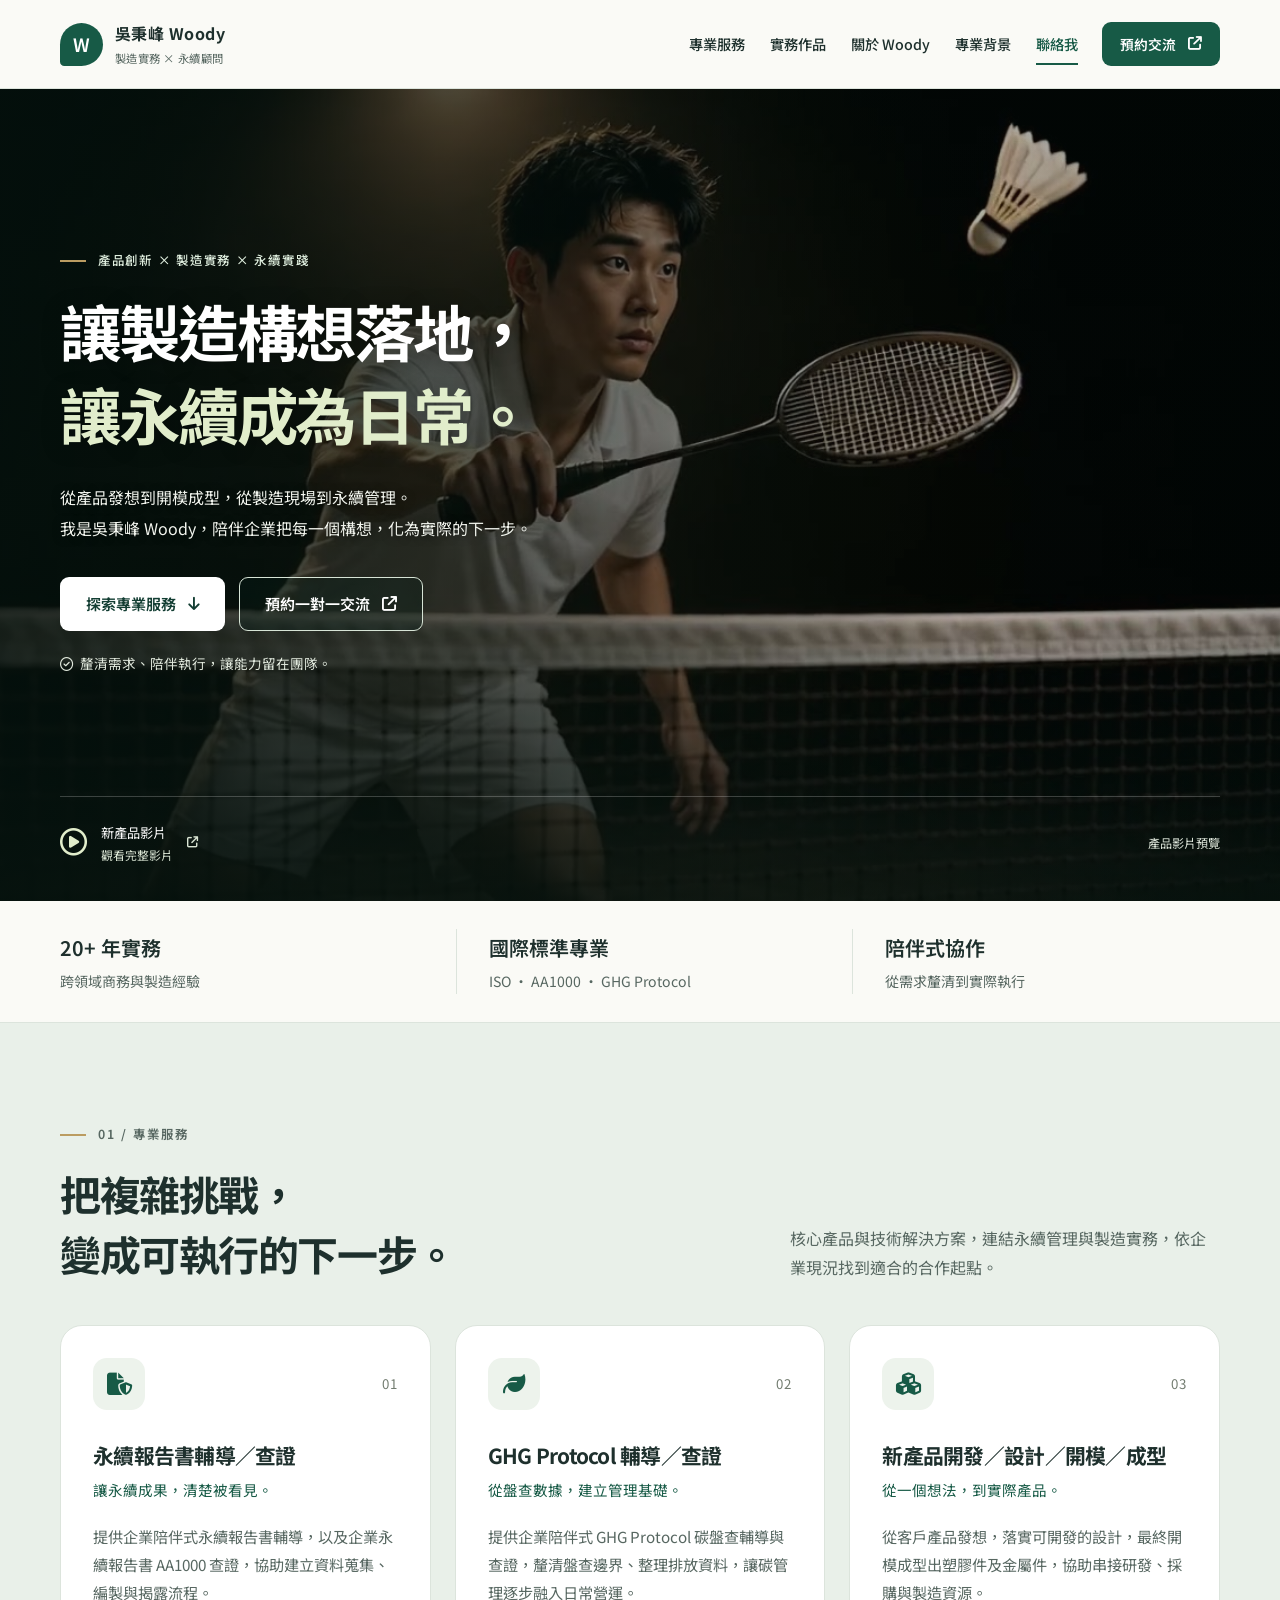
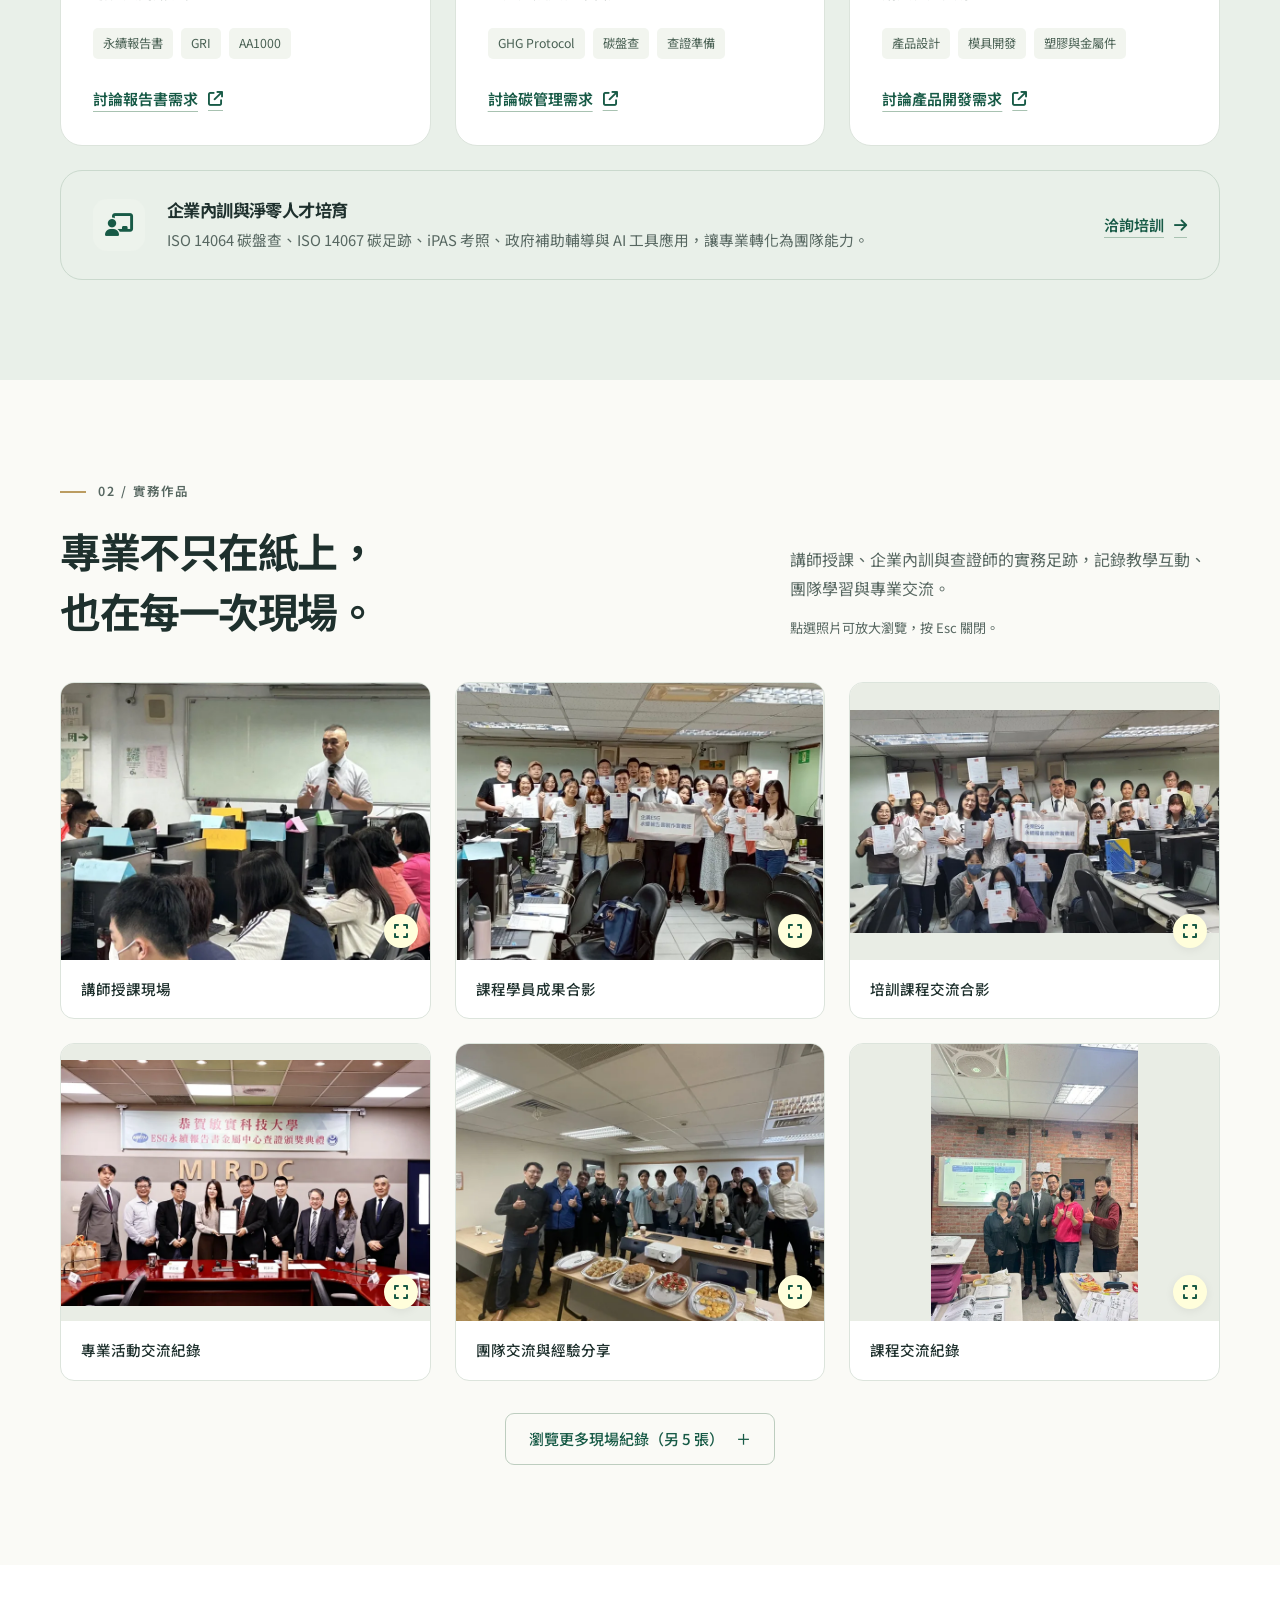
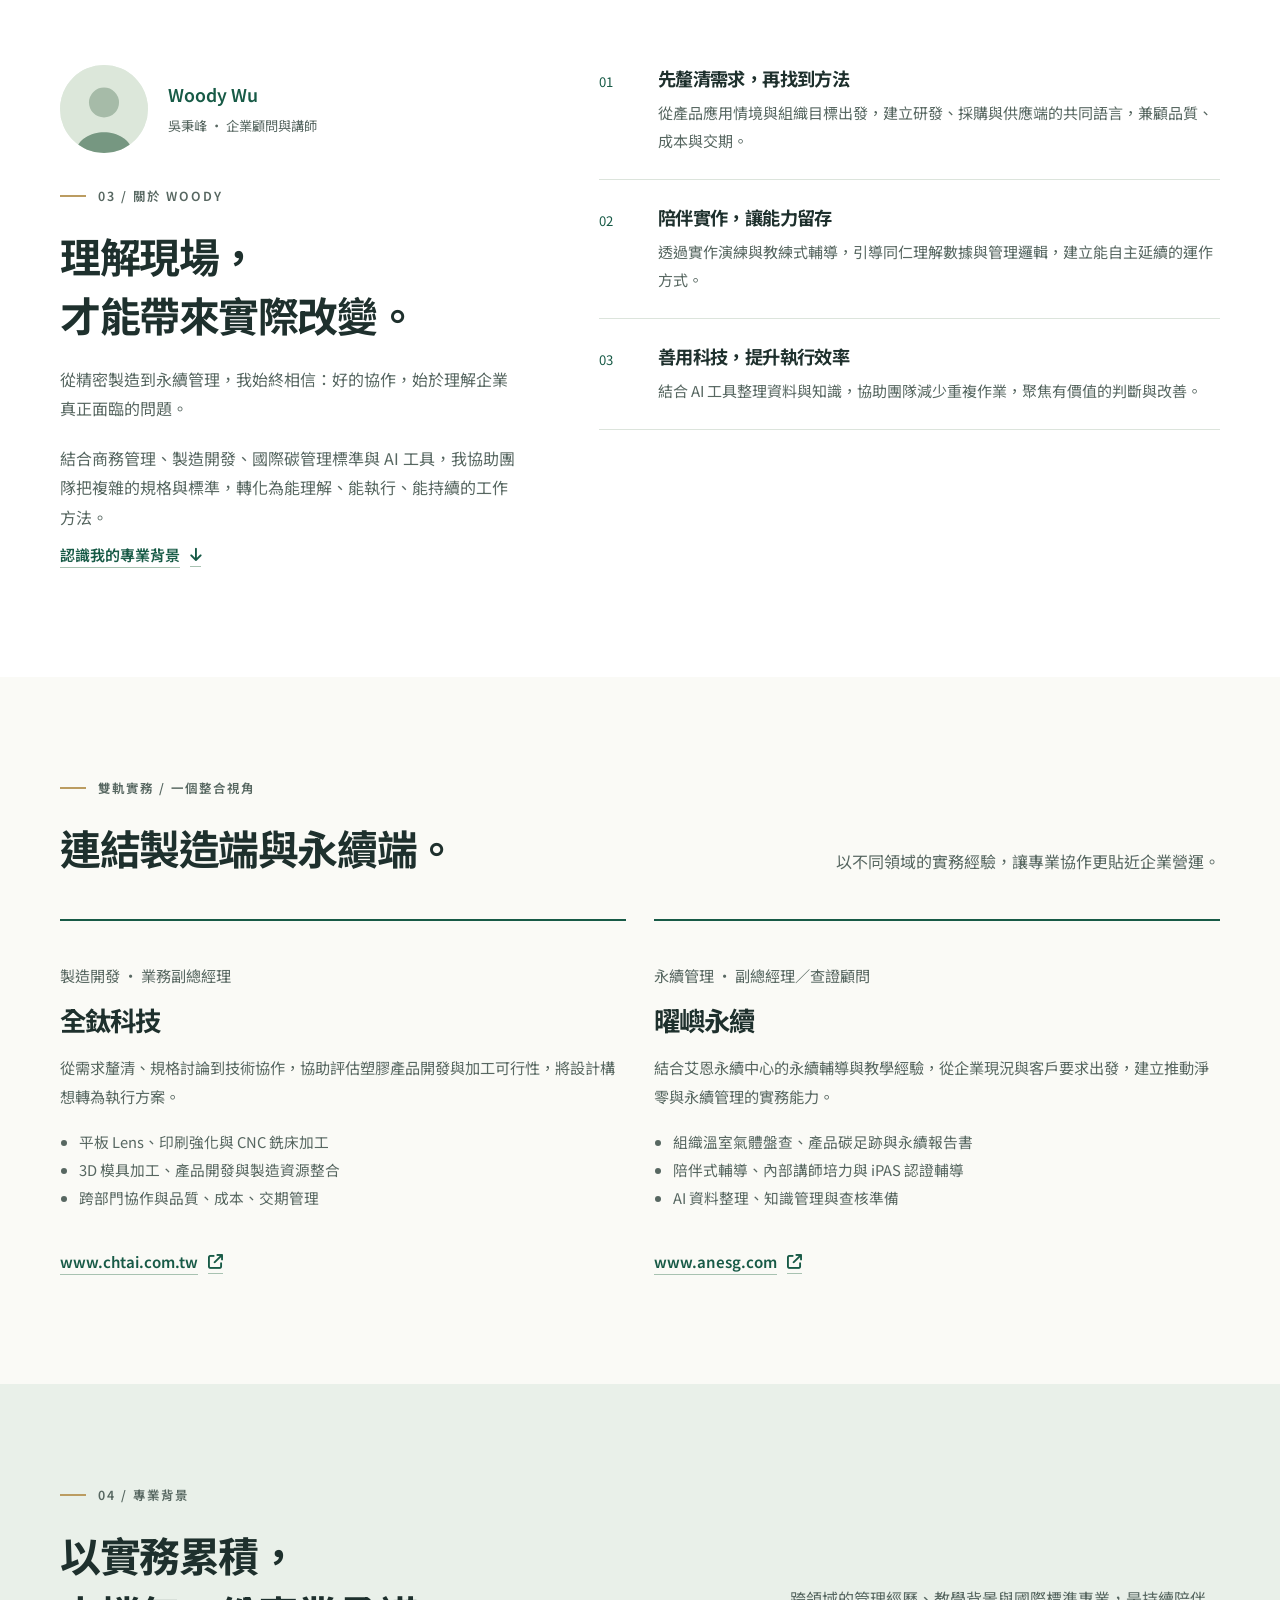
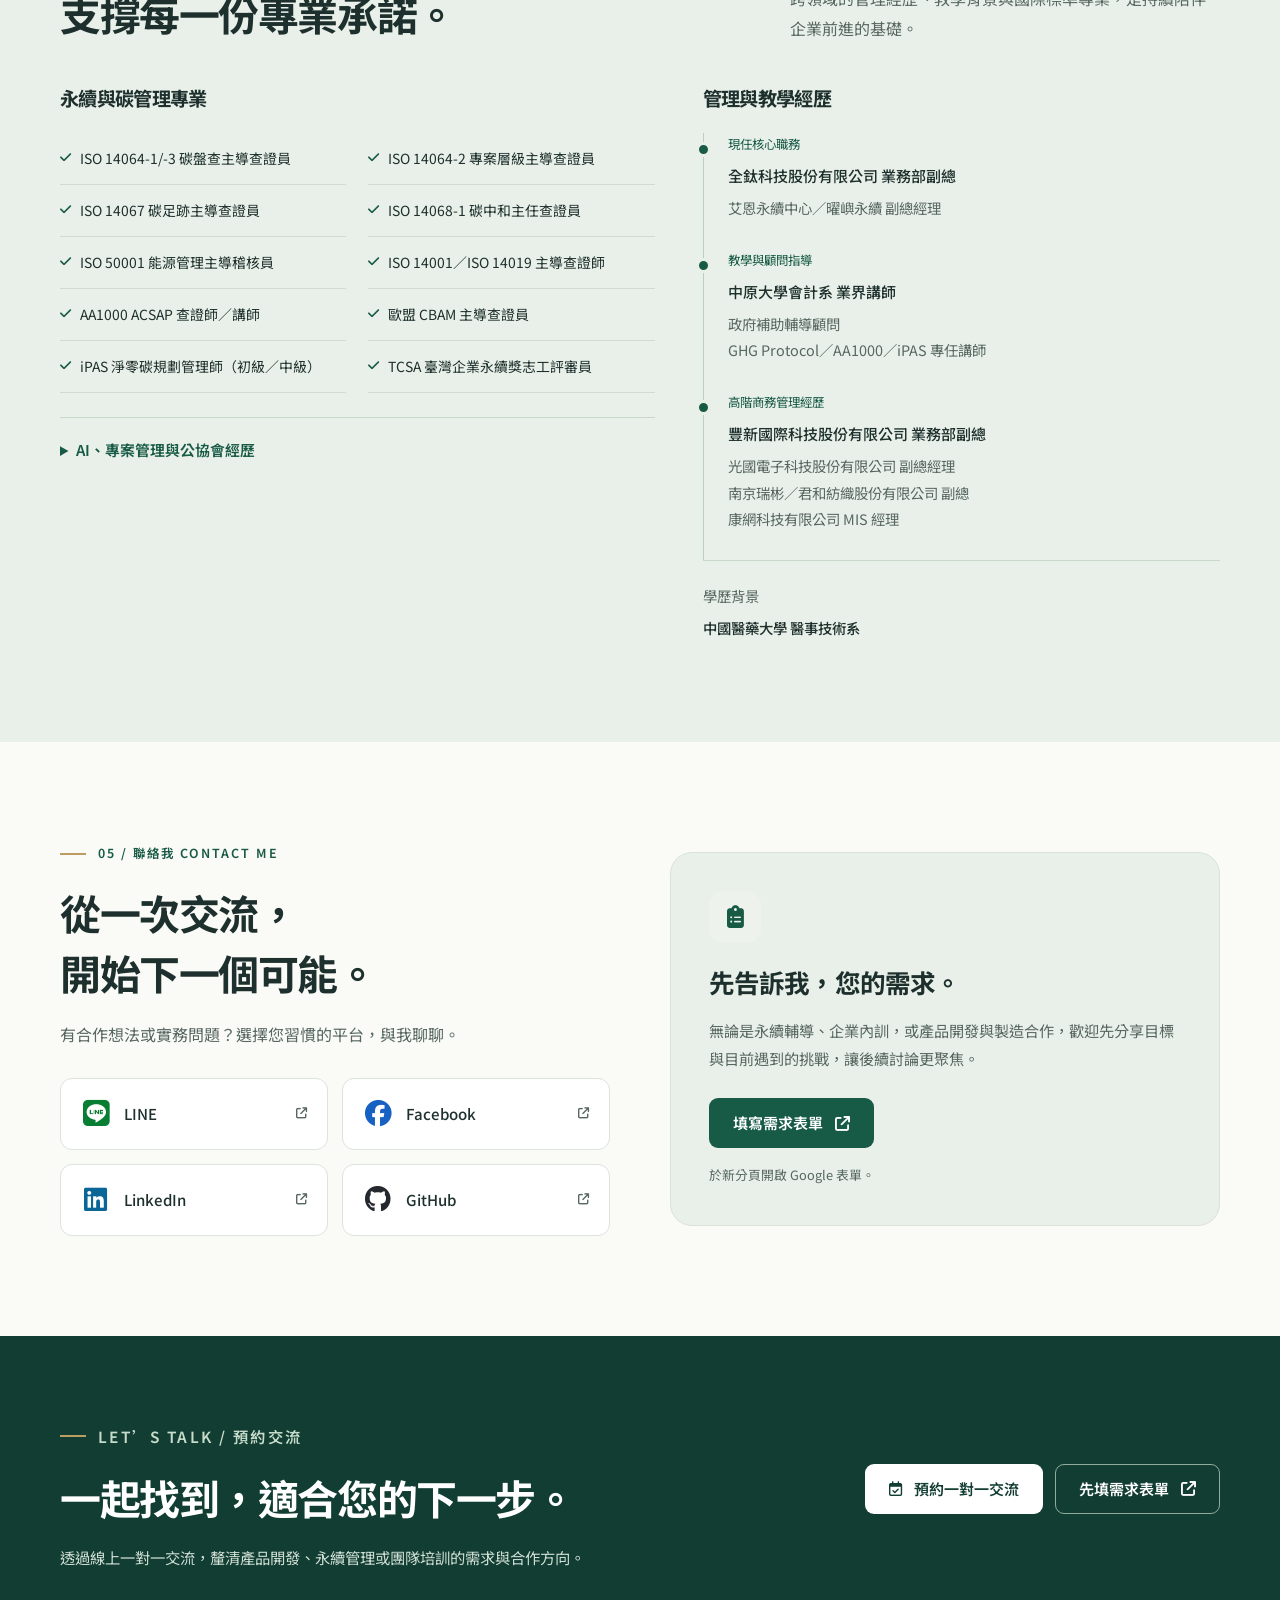
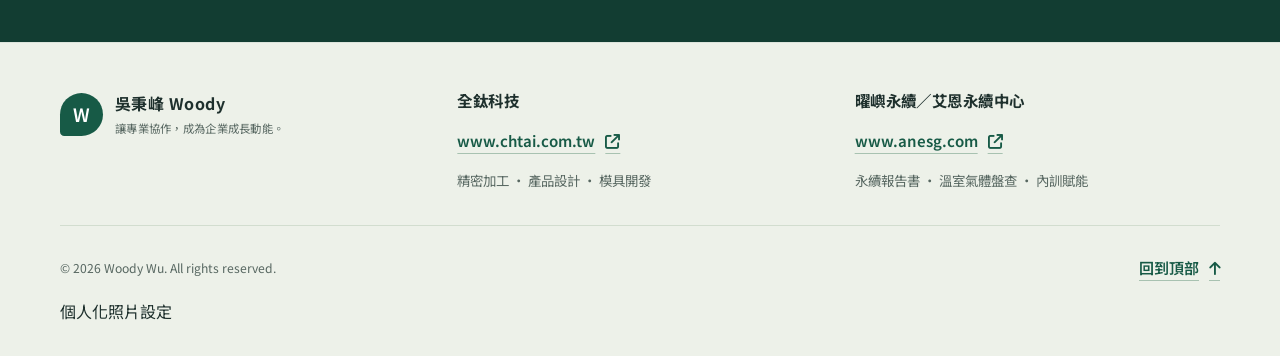
<file: index.html>
<!DOCTYPE html>
<html lang="zh-Hant-TW">
<head>
  <meta charset="UTF-8">
  <meta name="viewport" content="width=device-width, initial-scale=1">
  <title>吳秉峰 Woody｜永續報告書、碳盤查輔導與產品開發</title>
  <meta name="description" content="吳秉峰 Woody，結合二十餘年製造與商務實務，提供永續報告書與 AA1000 輔導查證、GHG Protocol 碳盤查、企業內訓及塑膠與金屬產品開發整合服務。查看實務作品、專業經歷，預約一對一交流。">
  <meta name="author" content="吳秉峰 Woody Wu">
  <meta name="robots" content="index, follow, max-image-preview:large">
  <meta name="theme-color" content="#175a46">
  <meta property="og:type" content="website">
  <meta property="og:locale" content="zh_TW">
  <meta property="og:site_name" content="吳秉峰 Woody｜製造實務 × 永續顧問">
  <meta property="og:title" content="讓製造構想落地，讓永續成為日常｜吳秉峰 Woody">
  <meta property="og:description" content="從永續報告書、碳盤查輔導與查證，到企業內訓及產品開發。以陪伴式協作，將專業轉化為可執行的下一步。">
  <meta name="twitter:card" content="summary">
  <meta name="twitter:title" content="吳秉峰 Woody｜永續輔導與產品開發">
  <meta name="twitter:description" content="探索永續報告書、碳盤查、企業內訓與產品開發服務，查看實務作品並預約交流。">
  <!-- 上線後依本網站的正式網址設定 canonical、og:url、og:image 與 sitemap；勿使用合作公司網址代填。 -->
  <link rel="icon" href="assets/favicon.svg" type="image/svg+xml">
  <link rel="preconnect" href="https://fonts.googleapis.com">
  <link rel="preconnect" href="https://fonts.gstatic.com" crossorigin>
  <link rel="preconnect" href="https://www.youtube-nocookie.com">
  <link rel="preload" as="image" href="assets/product-video-poster.jpg" fetchpriority="high">
  <link href="https://fonts.googleapis.com/css2?family=Noto+Sans+TC:wght@400;500;600;700&display=swap" rel="stylesheet">
  <link rel="stylesheet" href="https://cdnjs.cloudflare.com/ajax/libs/font-awesome/6.4.0/css/all.min.css">
  <link rel="stylesheet" href="assets/site.css">
  <link rel="stylesheet" href="assets/video-hero.css">
  <noscript><style>@media(max-width:900px){.mobile-nav[hidden]{display:block!important}.menu-toggle{display:none}}</style></noscript>
  <script type="application/ld+json">
  {"@context":"https://schema.org","@type":"Person","name":"吳秉峰","alternateName":"Woody Wu","description":"永續查證師、企業講師與產品開發顧問，結合製造實務、碳管理與企業人才培育。","jobTitle":"企業顧問與講師","knowsAbout":["永續報告書","AA1000","GHG Protocol","溫室氣體盤查","企業內訓","塑膠與金屬產品開發"],"sameAs":["https://www.facebook.com/woodywu21","https://www.linkedin.com/in/woodywu21/","https://github.com/woodywu21"],"worksFor":[{"@type":"Organization","name":"全鈦科技股份有限公司","url":"https://www.chtai.com.tw"},{"@type":"Organization","name":"曜嶼永續","url":"https://www.anesg.com"}]}
  </script>
  <script src="assets/site.js" defer></script>
  <script src="assets/video-hero.js" defer></script>
</head>
<body>
  <a href="#main" class="skip-link">跳至主要內容</a>
  <header id="navbar" class="site-header">
    <div class="container header-inner">
      <a href="#hero" class="brand" aria-label="吳秉峰 Woody 首頁"><span class="brand-mark" aria-hidden="true">W</span><span><strong>吳秉峰 Woody</strong><small>製造實務 × 永續顧問</small></span></a>
      <nav class="desktop-nav" aria-label="主要導覽">
        <a href="#solutions">專業服務</a><a href="#portfolio">實務作品</a><a href="#about">關於 Woody</a><a href="#credentials">專業背景</a><a href="#contact-me">聯絡我</a>
      </nav>
      <a class="button button-primary header-cta" href="https://calendar.app.google/DVue8NMERisdLjD86" target="_blank" rel="noopener noreferrer">預約交流 <i class="fa-solid fa-arrow-up-right-from-square" aria-hidden="true"></i></a>
      <button id="mobile-menu-btn" class="menu-toggle" type="button" aria-controls="mobile-menu" aria-expanded="false" aria-label="開啟導覽選單"><i class="fa-solid fa-bars" aria-hidden="true"></i></button>
    </div>
    <nav id="mobile-menu" class="mobile-nav" aria-label="行動版導覽" hidden><a href="#solutions">專業服務</a><a href="#portfolio">實務作品</a><a href="#about">關於 Woody</a><a href="#credentials">專業背景</a><a href="#contact-me">聯絡我</a><a href="#contact">預約交流</a></nav>
  </header>
  <main id="main">
    <section id="hero" class="hero hero-cinema" aria-labelledby="hero-title">
      <div class="hero-video-layer" aria-hidden="true">
        <img class="hero-video-poster" src="assets/product-video-poster.jpg" width="1280" height="720" alt="" fetchpriority="high">
        <iframe id="hero-video" title="新產品形象影片背景" data-video-id="tAQPNF-egLg" allow="autoplay; encrypted-media; picture-in-picture" referrerpolicy="strict-origin-when-cross-origin" tabindex="-1"></iframe>
      </div>
      <div class="hero-video-shade" aria-hidden="true"></div>
      <div class="container hero-cinema-content">
          <div class="hero-cinema-copy">
            <p class="eyebrow">產品創新 × 製造實務 × 永續實踐</p>
            <h1 id="hero-title">讓製造構想落地，<span>讓永續成為日常。</span></h1>
            <p class="hero-lead">從產品發想到開模成型，從製造現場到永續管理。<br>我是吳秉峰 Woody，陪伴企業把每一個構想，化為實際的下一步。</p>
            <div class="actions"><a href="#solutions" class="button button-light">探索專業服務 <i class="fa-solid fa-arrow-down" aria-hidden="true"></i></a><a href="https://calendar.app.google/DVue8NMERisdLjD86" class="button button-outline-light" target="_blank" rel="noopener noreferrer">預約一對一交流 <i class="fa-solid fa-arrow-up-right-from-square" aria-hidden="true"></i></a></div>
            <p class="hero-note"><i class="fa-regular fa-circle-check" aria-hidden="true"></i>釐清需求、陪伴執行，讓能力留在團隊。</p>
          </div>
          <div class="hero-cinema-footer"><a class="hero-video-credit" href="https://youtu.be/tAQPNF-egLg" target="_blank" rel="noopener noreferrer"><i class="fa-regular fa-circle-play" aria-hidden="true"></i><span>新產品影片<span class="video-credit-note">觀看完整影片</span></span><i class="fa-solid fa-arrow-up-right-from-square" aria-hidden="true"></i></a><div class="hero-video-tools"><span id="hero-video-status" class="video-status" role="status">新產品形象影片</span><button id="hero-video-toggle" type="button" aria-label="播放背景影片" hidden><i class="fa-solid fa-play" aria-hidden="true"></i><span>播放背景</span></button></div></div>
      </div>
    </section>
    <div class="hero-proof"><div class="container hero-stats" aria-label="專業服務特色"><div><strong>20+ 年實務</strong><span>跨領域商務與製造經驗</span></div><div><strong>國際標準專業</strong><span>ISO · AA1000 · GHG Protocol</span></div><div><strong>陪伴式協作</strong><span>從需求釐清到實際執行</span></div></div></div>

    <section id="solutions" class="section section-tint" aria-labelledby="solutions-title">
      <div class="container">
        <div class="section-heading"><div><p class="eyebrow">01 / 專業服務</p><h2 id="solutions-title">把複雜挑戰，<br>變成可執行的下一步。</h2></div><p>核心產品與技術解決方案，連結永續管理與製造實務，依企業現況找到適合的合作起點。</p></div>
        <div class="cards-three">
          <article class="service-card"><div class="card-top"><span class="icon-box"><i class="fa-solid fa-file-shield" aria-hidden="true"></i></span><span class="card-number">01</span></div><h3>永續報告書輔導／查證</h3><p class="service-subtitle">讓永續成果，清楚被看見。</p><p>提供企業陪伴式永續報告書輔導，以及企業永續報告書 AA1000 查證，協助建立資料蒐集、編製與揭露流程。</p><div class="service-tags"><span>永續報告書</span><span>GRI</span><span>AA1000</span></div><a href="https://forms.gle/ND6kEL1NsWnzv5fe8" class="text-link" target="_blank" rel="noopener noreferrer">討論報告書需求 <i class="fa-solid fa-arrow-up-right-from-square" aria-hidden="true"></i></a></article>
          <article class="service-card"><div class="card-top"><span class="icon-box"><i class="fa-solid fa-leaf" aria-hidden="true"></i></span><span class="card-number">02</span></div><h3>GHG Protocol 輔導／查證</h3><p class="service-subtitle">從盤查數據，建立管理基礎。</p><p>提供企業陪伴式 GHG Protocol 碳盤查輔導與查證，釐清盤查邊界、整理排放資料，讓碳管理逐步融入日常營運。</p><div class="service-tags"><span>GHG Protocol</span><span>碳盤查</span><span>查證準備</span></div><a href="https://forms.gle/ND6kEL1NsWnzv5fe8" class="text-link" target="_blank" rel="noopener noreferrer">討論碳管理需求 <i class="fa-solid fa-arrow-up-right-from-square" aria-hidden="true"></i></a></article>
          <article class="service-card"><div class="card-top"><span class="icon-box"><i class="fa-solid fa-cubes" aria-hidden="true"></i></span><span class="card-number">03</span></div><h3>新產品開發／設計／開模／成型</h3><p class="service-subtitle">從一個想法，到實際產品。</p><p>從客戶產品發想，落實可開發的設計，最終開模成型出塑膠件及金屬件，協助串接研發、採購與製造資源。</p><div class="service-tags"><span>產品設計</span><span>模具開發</span><span>塑膠與金屬件</span></div><a href="https://forms.gle/ND6kEL1NsWnzv5fe8" class="text-link" target="_blank" rel="noopener noreferrer">討論產品開發需求 <i class="fa-solid fa-arrow-up-right-from-square" aria-hidden="true"></i></a></article>
        </div>
        <div id="services" class="training-strip"><span class="icon-box"><i class="fa-solid fa-chalkboard-user" aria-hidden="true"></i></span><div><h3>企業內訓與淨零人才培育</h3><p>ISO 14064 碳盤查、ISO 14067 碳足跡、iPAS 考照、政府補助輔導與 AI 工具應用，讓專業轉化為團隊能力。</p></div><a class="text-link" href="#contact-me">洽詢培訓 <i class="fa-solid fa-arrow-right" aria-hidden="true"></i></a></div>
      </div>
    </section>

    <section id="portfolio" class="section" aria-labelledby="portfolio-title"><div class="container">
      <div class="section-heading"><div><p class="eyebrow">02 / 實務作品</p><h2 id="portfolio-title">專業不只在紙上，<br>也在每一次現場。</h2></div><div><p>講師授課、企業內訓與查證師的實務足跡，記錄教學互動、團隊學習與專業交流。</p><p class="gallery-hint">點選照片可放大瀏覽，按 Esc 關閉。</p></div></div>
      <div class="portfolio-grid"><figure class="portfolio-card"><a href="作品集/516821293_10162704961560690_6360255472320907413_n.jpg" class="portfolio-photo" data-caption="講師授課現場" aria-label="講師授課現場"><img src="assets/portfolio/scene-01.webp" alt="講師授課現場" width="800" height="600" loading="lazy" decoding="async"><span class="photo-expand" aria-hidden="true"><i class="fa-solid fa-expand"></i></span></a><figcaption>講師授課現場</figcaption></figure>
<figure class="portfolio-card"><a href="作品集/530281738_10162886431310690_966626912666577445_n.jpg" class="portfolio-photo" data-caption="課程學員成果合影" aria-label="課程學員成果合影"><img src="assets/portfolio/scene-02.webp" alt="課程學員成果合影" width="800" height="603" loading="lazy" decoding="async"><span class="photo-expand" aria-hidden="true"><i class="fa-solid fa-expand"></i></span></a><figcaption>課程學員成果合影</figcaption></figure>
<figure class="portfolio-card"><a href="作品集/571131891_10163230166720690_2921753961084041635_n.jpg" class="portfolio-photo" data-caption="培訓課程交流合影" aria-label="培訓課程交流合影"><img src="assets/portfolio/scene-03.webp" alt="培訓課程交流合影" width="800" height="483" loading="lazy" decoding="async"><span class="photo-expand" aria-hidden="true"><i class="fa-solid fa-expand"></i></span></a><figcaption>培訓課程交流合影</figcaption></figure>
<figure class="portfolio-card"><a href="作品集/597726411_10163428018645690_4062102340920786920_n.jpg" class="portfolio-photo" data-caption="專業活動交流紀錄" aria-label="專業活動交流紀錄"><img src="assets/portfolio/scene-04.webp" alt="專業活動交流紀錄" width="800" height="534" loading="lazy" decoding="async"><span class="photo-expand" aria-hidden="true"><i class="fa-solid fa-expand"></i></span></a><figcaption>專業活動交流紀錄</figcaption></figure>
<figure class="portfolio-card"><a href="作品集/641416696_10163761716785690_5037907767114531798_n.jpg" class="portfolio-photo" data-caption="團隊交流與經驗分享" aria-label="團隊交流與經驗分享"><img src="assets/portfolio/scene-05.webp" alt="團隊交流與經驗分享" width="800" height="600" loading="lazy" decoding="async"><span class="photo-expand" aria-hidden="true"><i class="fa-solid fa-expand"></i></span></a><figcaption>團隊交流與經驗分享</figcaption></figure>
<figure class="portfolio-card"><a href="作品集/648088691_10163791543780690_2477562274916052609_n.jpg" class="portfolio-photo" data-caption="課程交流紀錄" aria-label="課程交流紀錄"><img src="assets/portfolio/scene-06.webp" alt="課程交流紀錄" width="600" height="800" loading="lazy" decoding="async"><span class="photo-expand" aria-hidden="true"><i class="fa-solid fa-expand"></i></span></a><figcaption>課程交流紀錄</figcaption></figure></div><details class="gallery-more"><summary>瀏覽更多現場紀錄（另 5 張）</summary><div class="portfolio-grid"><figure class="portfolio-card"><a href="作品集/655968403_10163880869885690_3947636741001633161_n.jpg" class="portfolio-photo" data-caption="課堂講解與實務分享" aria-label="課堂講解與實務分享"><img src="assets/portfolio/scene-07.webp" alt="課堂講解與實務分享" width="800" height="533" loading="lazy" decoding="async"><span class="photo-expand" aria-hidden="true"><i class="fa-solid fa-expand"></i></span></a><figcaption>課堂講解與實務分享</figcaption></figure>
<figure class="portfolio-card"><a href="作品集/687961702_10164085074325690_2311279778722187857_n.jpg" class="portfolio-photo" data-caption="教學現場與學員互動" aria-label="教學現場與學員互動"><img src="assets/portfolio/scene-08.webp" alt="教學現場與學員互動" width="800" height="450" loading="lazy" decoding="async"><span class="photo-expand" aria-hidden="true"><i class="fa-solid fa-expand"></i></span></a><figcaption>教學現場與學員互動</figcaption></figure>
<figure class="portfolio-card"><a href="作品集/726954982_10164273036205690_6908673402836546740_n.jpg" class="portfolio-photo" data-caption="實務課程研討現場" aria-label="實務課程研討現場"><img src="assets/portfolio/scene-09.webp" alt="實務課程研討現場" width="800" height="600" loading="lazy" decoding="async"><span class="photo-expand" aria-hidden="true"><i class="fa-solid fa-expand"></i></span></a><figcaption>實務課程研討現場</figcaption></figure>
<figure class="portfolio-card"><a href="作品集/730353995_10164295758100690_2126548595415292575_n.jpg" class="portfolio-photo" data-caption="專業實務交流" aria-label="專業實務交流"><img src="assets/portfolio/scene-10.webp" alt="專業實務交流" width="800" height="600" loading="lazy" decoding="async"><span class="photo-expand" aria-hidden="true"><i class="fa-solid fa-expand"></i></span></a><figcaption>專業實務交流</figcaption></figure>
<figure class="portfolio-card"><a href="作品集/774165486_10164529855520690_2661150671498725733_n.jpg" class="portfolio-photo" data-caption="課程實作與成果合影" aria-label="課程實作與成果合影"><img src="assets/portfolio/scene-11.webp" alt="課程實作與成果合影" width="800" height="600" loading="lazy" decoding="async"><span class="photo-expand" aria-hidden="true"><i class="fa-solid fa-expand"></i></span></a><figcaption>課程實作與成果合影</figcaption></figure></div></details>
    </div></section>

    <section id="about" class="section section-white" aria-labelledby="about-title"><div class="container about-grid">
      <div class="about-copy"><div class="about-person"><img id="profile-img" src="https://drive.google.com/thumbnail?id=1mnprnCNe83R4A2tLp8SHKXCv746noC8P&amp;sz=w1000" alt="Woody Wu" width="88" height="88" loading="lazy" referrerpolicy="no-referrer"><div><strong>Woody Wu</strong><span>吳秉峰 · 企業顧問與講師</span></div></div><p class="eyebrow">03 / 關於 WOODY</p><h2 id="about-title">理解現場，<br>才能帶來實際改變。</h2><p>從精密製造到永續管理，我始終相信：好的協作，始於理解企業真正面臨的問題。</p><p>結合商務管理、製造開發、國際碳管理標準與 AI 工具，我協助團隊把複雜的規格與標準，轉化為能理解、能執行、能持續的工作方法。</p><a class="text-link" href="#credentials">認識我的專業背景 <i class="fa-solid fa-arrow-down" aria-hidden="true"></i></a></div>
      <div><article class="principle"><span>01</span><div><h3>先釐清需求，再找到方法</h3><p>從產品應用情境與組織目標出發，建立研發、採購與供應端的共同語言，兼顧品質、成本與交期。</p></div></article><article class="principle"><span>02</span><div><h3>陪伴實作，讓能力留存</h3><p>透過實作演練與教練式輔導，引導同仁理解數據與管理邏輯，建立能自主延續的運作方式。</p></div></article><article class="principle"><span>03</span><div><h3>善用科技，提升執行效率</h3><p>結合 AI 工具整理資料與知識，協助團隊減少重複作業，聚焦有價值的判斷與改善。</p></div></article></div>
    </div></section>

    <section id="dual-role" class="section" aria-labelledby="role-title"><div class="container">
      <div class="section-heading"><div><p class="eyebrow">雙軌實務 / 一個整合視角</p><h2 id="role-title">連結製造端與永續端。</h2></div><p>以不同領域的實務經驗，讓專業協作更貼近企業營運。</p></div>
      <div class="role-grid"><article class="role-card"><p class="role-label">製造開發 · 業務副總經理</p><h3>全鈦科技</h3><p>從需求釐清、規格討論到技術協作，協助評估塑膠產品開發與加工可行性，將設計構想轉為執行方案。</p><ul><li>平板 Lens、印刷強化與 CNC 銑床加工</li><li>3D 模具加工、產品開發與製造資源整合</li><li>跨部門協作與品質、成本、交期管理</li></ul><a class="text-link" href="https://www.chtai.com.tw" target="_blank" rel="noopener noreferrer">www.chtai.com.tw <i class="fa-solid fa-arrow-up-right-from-square" aria-hidden="true"></i></a></article><article class="role-card"><p class="role-label">永續管理 · 副總經理／查證顧問</p><h3>曜嶼永續</h3><p>結合艾恩永續中心的永續輔導與教學經驗，從企業現況與客戶要求出發，建立推動淨零與永續管理的實務能力。</p><ul><li>組織溫室氣體盤查、產品碳足跡與永續報告書</li><li>陪伴式輔導、內部講師培力與 iPAS 認證輔導</li><li>AI 資料整理、知識管理與查核準備</li></ul><a class="text-link" href="https://www.anesg.com" target="_blank" rel="noopener noreferrer">www.anesg.com <i class="fa-solid fa-arrow-up-right-from-square" aria-hidden="true"></i></a></article></div>
    </div></section>

    <section id="credentials" class="section section-tint" aria-labelledby="credentials-title"><div class="container">
      <div class="section-heading"><div><p class="eyebrow">04 / 專業背景</p><h2 id="credentials-title">以實務累積，<br>支撐每一份專業承諾。</h2></div><p>跨領域的管理經歷、教學背景與國際標準專業，是持續陪伴企業前進的基礎。</p></div>
      <div class="credentials-grid"><div><h3>永續與碳管理專業</h3><ul class="credential-list">
        <li><i class="fa-solid fa-check" aria-hidden="true"></i>ISO 14064-1/-3 碳盤查主導查證員</li><li><i class="fa-solid fa-check" aria-hidden="true"></i>ISO 14064-2 專案層級主導查證員</li><li><i class="fa-solid fa-check" aria-hidden="true"></i>ISO 14067 碳足跡主導查證員</li><li><i class="fa-solid fa-check" aria-hidden="true"></i>ISO 14068-1 碳中和主任查證員</li><li><i class="fa-solid fa-check" aria-hidden="true"></i>ISO 50001 能源管理主導稽核員</li><li><i class="fa-solid fa-check" aria-hidden="true"></i>ISO 14001／ISO 14019 主導查證師</li><li><i class="fa-solid fa-check" aria-hidden="true"></i>AA1000 ACSAP 查證師／講師</li><li><i class="fa-solid fa-check" aria-hidden="true"></i>歐盟 CBAM 主導查證員</li><li><i class="fa-solid fa-check" aria-hidden="true"></i>iPAS 淨零碳規劃管理師（初級／中級）</li><li><i class="fa-solid fa-check" aria-hidden="true"></i>TCSA 臺灣企業永續獎志工評審員</li>
      </ul><details class="credentials-more"><summary>AI、專案管理與公協會經歷</summary><p>Microsoft AI-900／AI-901、ITS AI／生成式 AI 認證、IPMA Level C 專案管理師。</p><p>中華三創菁英協會永續服務委員會副執行長、中華環境安全永續協會監事、中華碳管理顧問協會理事。</p></details></div>
      <div><h3>管理與教學經歷</h3><ol class="timeline"><li><small>現任核心職務</small><strong>全鈦科技股份有限公司 業務部副總</strong><span>艾恩永續中心／曜嶼永續 副總經理</span></li><li><small>教學與顧問指導</small><strong>中原大學會計系 業界講師</strong><span>政府補助輔導顧問<br>GHG Protocol／AA1000／iPAS 專任講師</span></li><li><small>高階商務管理經歷</small><strong>豐新國際科技股份有限公司 業務部副總</strong><span>光國電子科技股份有限公司 副總經理<br>南京瑞彬／君和紡織股份有限公司 副總<br>康網科技有限公司 MIS 經理</span></li></ol><p class="education">學歷背景<strong>中國醫藥大學 醫事技術系</strong></p></div></div>
    </div></section>

    <section id="contact-me" class="section" aria-labelledby="contact-me-title"><div class="container contact-grid"><div><p class="eyebrow">05 / 聯絡我 CONTACT ME</p><h2 id="contact-me-title">從一次交流，<br>開始下一個可能。</h2><p class="intro">有合作想法或實務問題？選擇您習慣的平台，與我聊聊。</p><div class="social-grid">
      <a class="social-link" href="https://line.me/ti/p/SiihDjRof_" target="_blank" rel="noopener noreferrer" aria-label="LINE（另開新分頁）"><i class="fa-brands fa-line" aria-hidden="true"></i><span>LINE</span><i class="fa-solid fa-arrow-up-right-from-square" aria-hidden="true"></i></a>
      <a class="social-link" href="https://www.facebook.com/woodywu21" target="_blank" rel="noopener noreferrer" aria-label="Facebook（另開新分頁）"><i class="fa-brands fa-facebook" aria-hidden="true"></i><span>Facebook</span><i class="fa-solid fa-arrow-up-right-from-square" aria-hidden="true"></i></a>
      <a class="social-link" href="https://www.linkedin.com/in/woodywu21/" target="_blank" rel="noopener noreferrer" aria-label="LinkedIn（另開新分頁）"><i class="fa-brands fa-linkedin" aria-hidden="true"></i><span>LinkedIn</span><i class="fa-solid fa-arrow-up-right-from-square" aria-hidden="true"></i></a>
      <a class="social-link" href="https://github.com/woodywu21" target="_blank" rel="noopener noreferrer" aria-label="GitHub（另開新分頁）"><i class="fa-brands fa-github" aria-hidden="true"></i><span>GitHub</span><i class="fa-solid fa-arrow-up-right-from-square" aria-hidden="true"></i></a>
    </div></div><div class="form-card"><span class="icon-box"><i class="fa-solid fa-clipboard-list" aria-hidden="true"></i></span><h3>先告訴我，您的需求。</h3><p>無論是永續輔導、企業內訓，或產品開發與製造合作，歡迎先分享目標與目前遇到的挑戰，讓後續討論更聚焦。</p><a href="https://forms.gle/ND6kEL1NsWnzv5fe8" class="button button-primary" target="_blank" rel="noopener noreferrer">填寫需求表單 <i class="fa-solid fa-arrow-up-right-from-square" aria-hidden="true"></i></a><small>於新分頁開啟 Google 表單。</small></div></div></section>

    <section id="contact" class="booking" aria-labelledby="booking-title"><div class="container"><div><p class="eyebrow">LET’S TALK / 預約交流</p><h2 id="booking-title">一起找到，適合您的下一步。</h2><p>透過線上一對一交流，釐清產品開發、永續管理或團隊培訓的需求與合作方向。</p></div><div class="actions"><a class="button button-light" href="https://calendar.app.google/DVue8NMERisdLjD86" target="_blank" rel="noopener noreferrer"><i class="fa-regular fa-calendar-check" aria-hidden="true"></i>預約一對一交流</a><a class="button button-outline-light" href="https://forms.gle/ND6kEL1NsWnzv5fe8" target="_blank" rel="noopener noreferrer">先填需求表單 <i class="fa-solid fa-arrow-up-right-from-square" aria-hidden="true"></i></a></div></div></section>
  </main>
  <footer class="site-footer"><div class="container"><div class="footer-grid"><div><a href="#hero" class="brand"><span class="brand-mark" aria-hidden="true">W</span><span><strong>吳秉峰 Woody</strong><small>讓專業協作，成為企業成長動能。</small></span></a></div><div><h3>全鈦科技</h3><a class="text-link" href="https://www.chtai.com.tw" target="_blank" rel="noopener noreferrer">www.chtai.com.tw <i class="fa-solid fa-arrow-up-right-from-square" aria-hidden="true"></i></a><p>精密加工 · 產品設計 · 模具開發</p></div><div><h3>曜嶼永續／艾恩永續中心</h3><a class="text-link" href="https://www.anesg.com" target="_blank" rel="noopener noreferrer">www.anesg.com <i class="fa-solid fa-arrow-up-right-from-square" aria-hidden="true"></i></a><p>永續報告書 · 溫室氣體盤查 · 內訓賦能</p></div></div><div class="footer-bottom"><p>© 2026 Woody Wu. All rights reserved.</p><a class="text-link" href="#hero">回到頂部 <i class="fa-solid fa-arrow-up" aria-hidden="true"></i></a></div><details class="photo-settings"><summary>個人化照片設定</summary><p>僅儲存於目前瀏覽器；更換網站正式照片需更新網站檔案。</p><label for="photo-file-input">上傳個人照片</label><input id="photo-file-input" type="file" accept="image/*"><label for="custom-photo-url-input">或輸入 HTTPS 圖片網址</label><input id="custom-photo-url-input" type="url" placeholder="https://example.com/photo.jpg"><button id="photo-url-save" type="button">套用網址</button><button id="btn-reset-photo" type="button">還原預設照片</button><p id="photo-status" class="photo-status" role="status"></p></details></div></footer>
  <dialog id="portfolio-viewer" class="lightbox" aria-labelledby="portfolio-caption"><div class="lightbox-header"><p id="portfolio-caption"></p><button id="portfolio-close" class="lightbox-close" type="button" aria-label="關閉照片" autofocus><i class="fa-solid fa-xmark" aria-hidden="true"></i></button></div><img id="portfolio-full-image" alt=""></dialog>
</body>
</html>
</file>
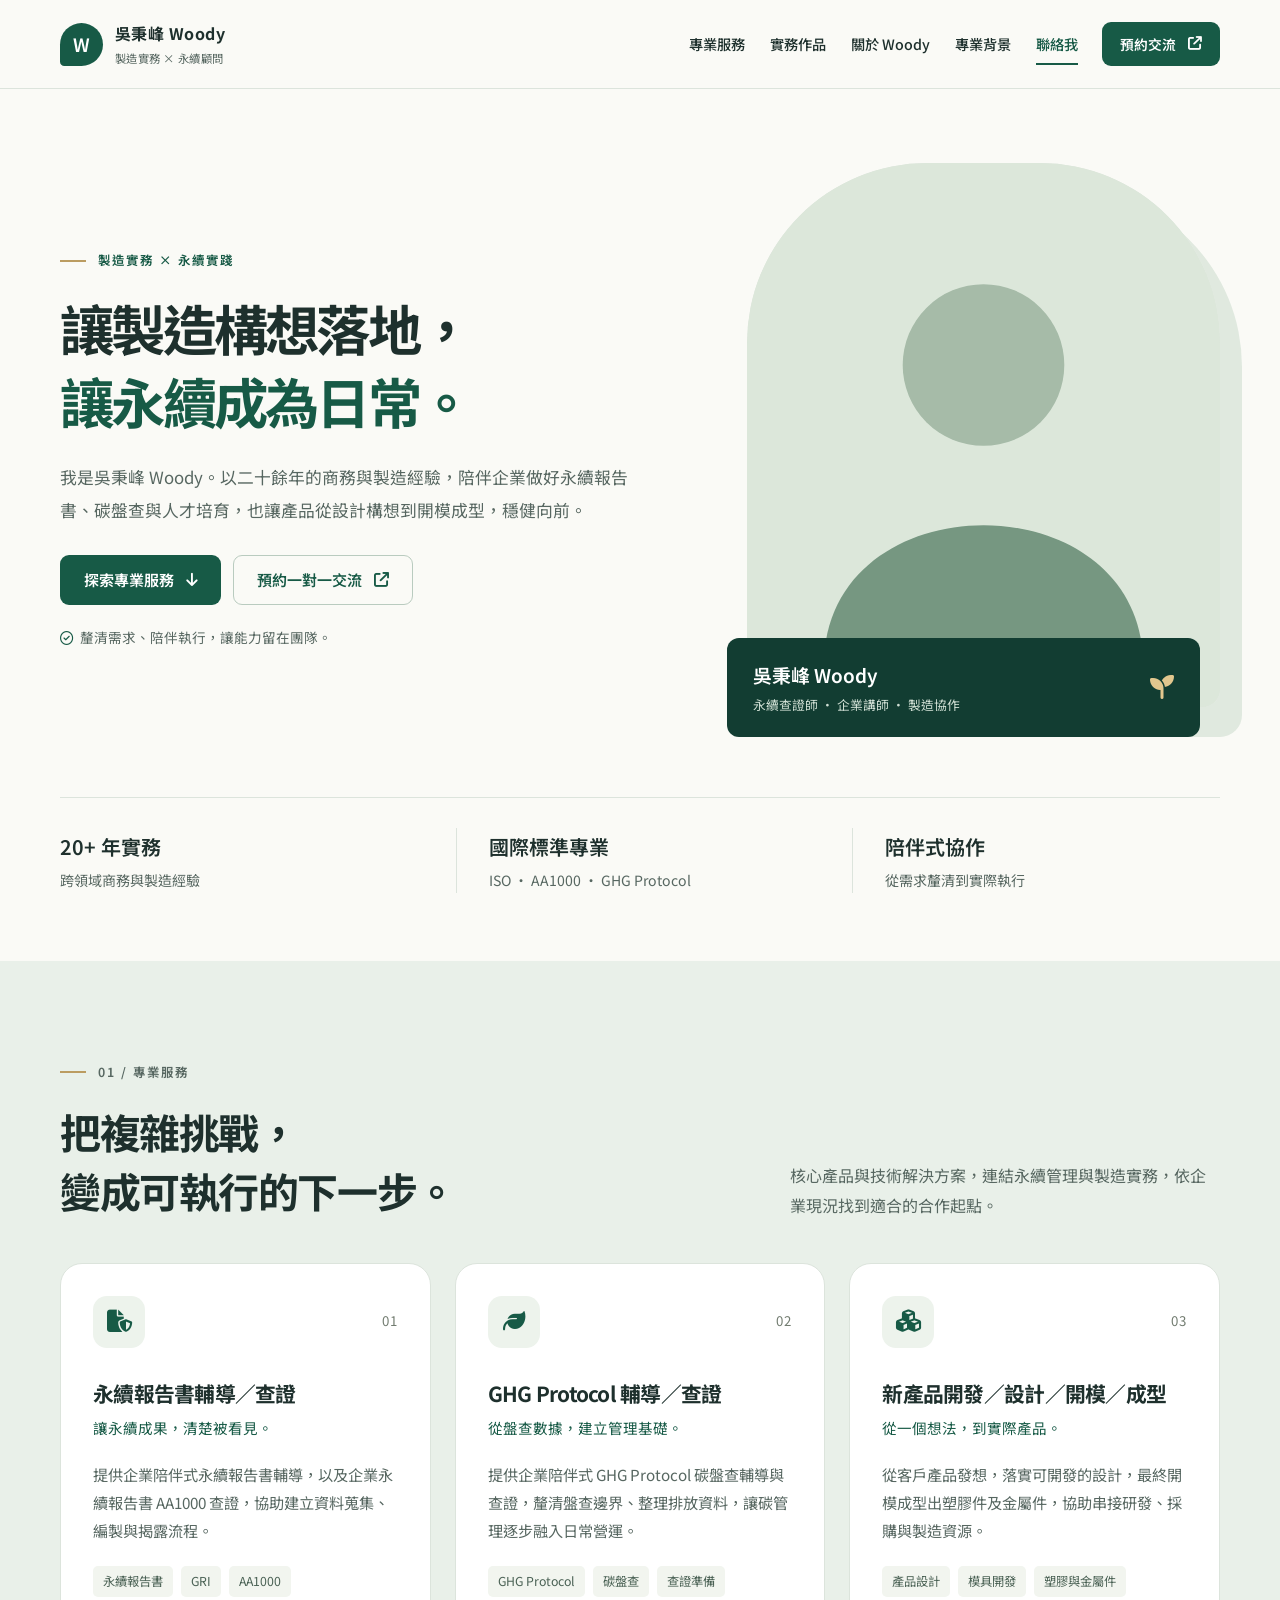
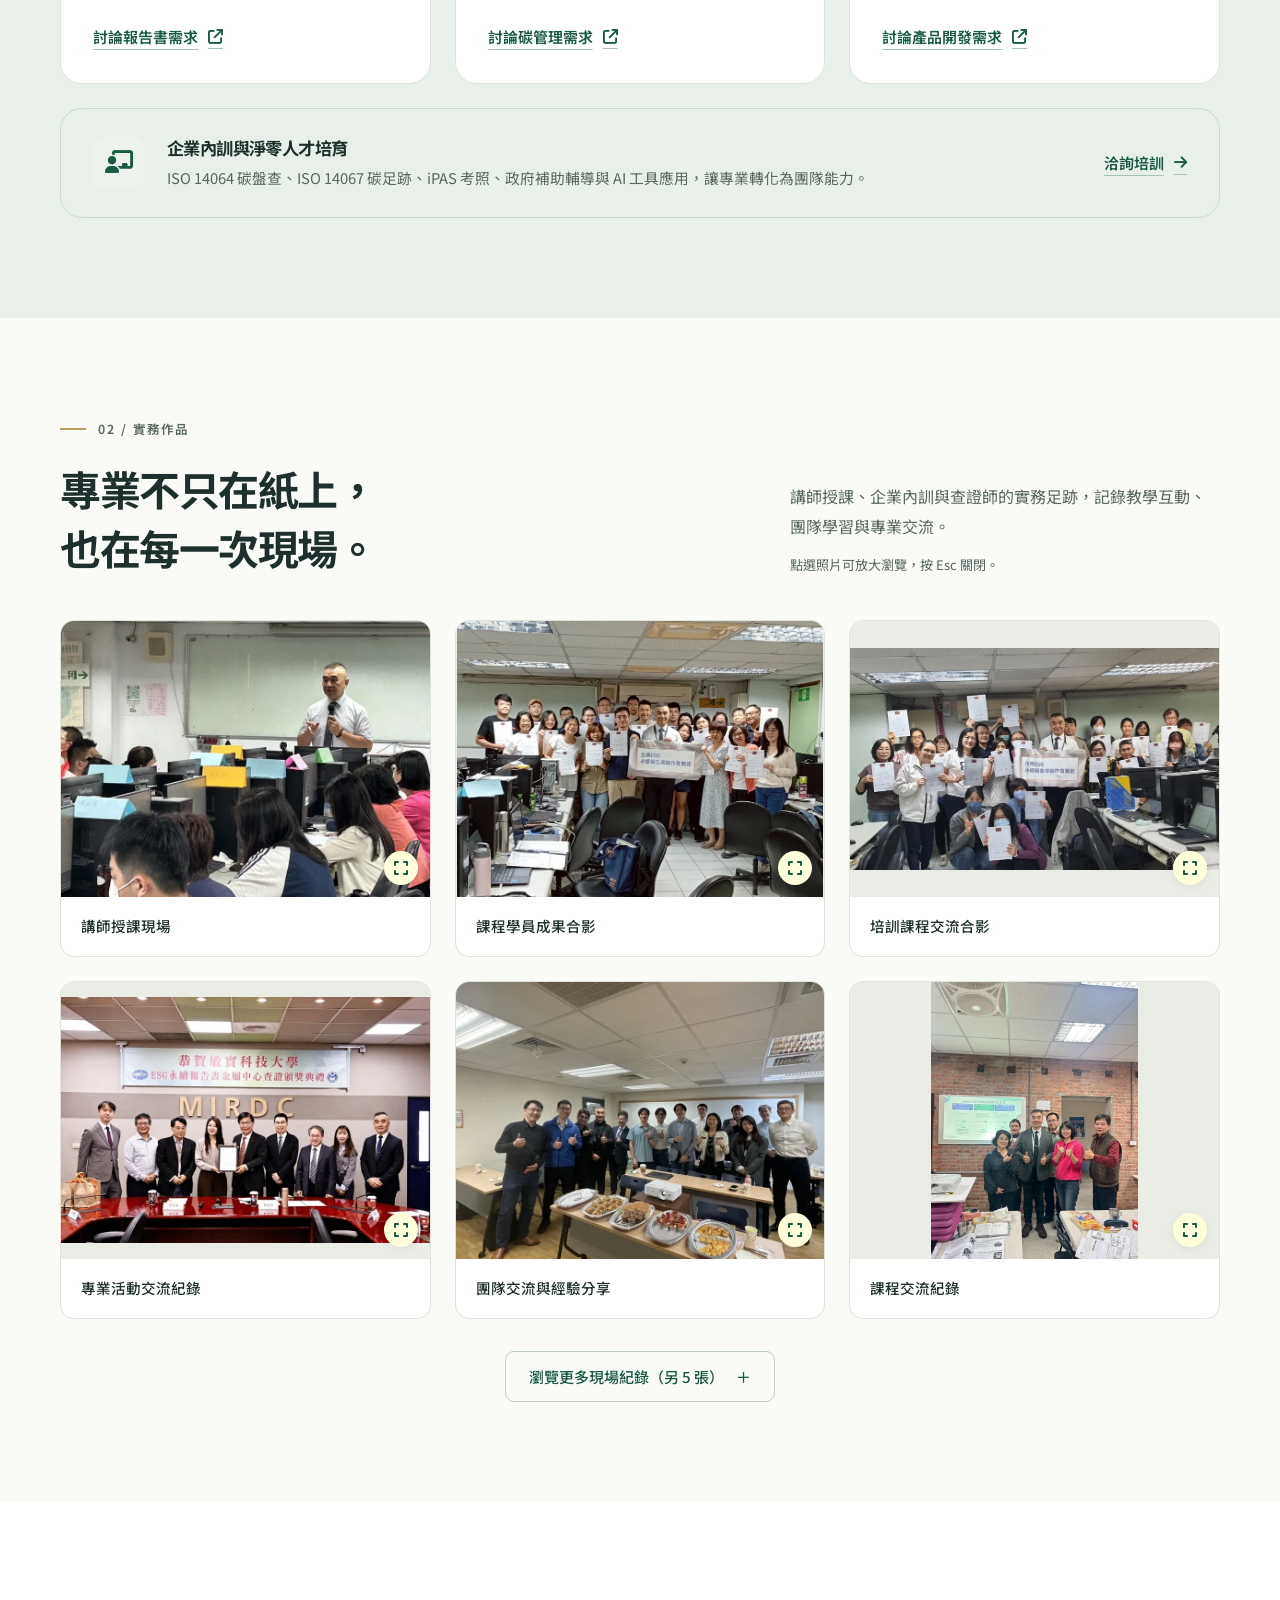
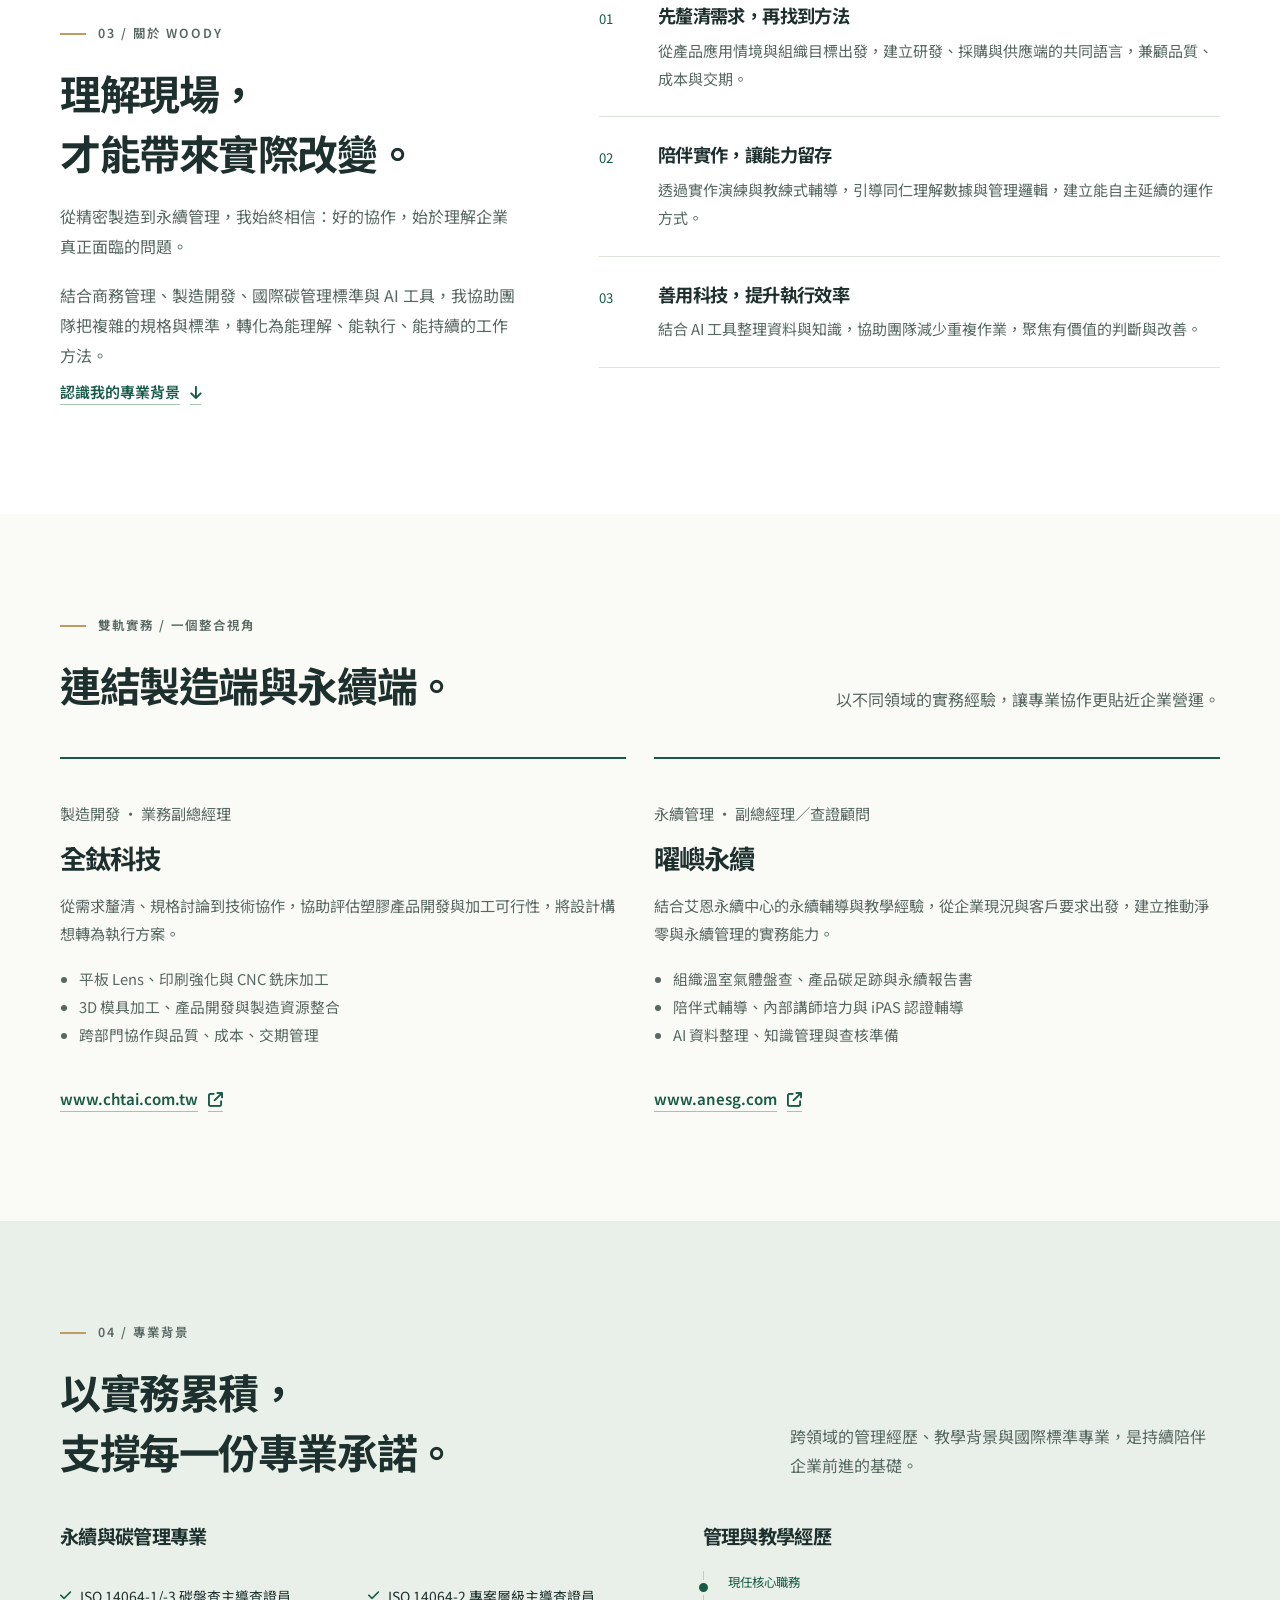
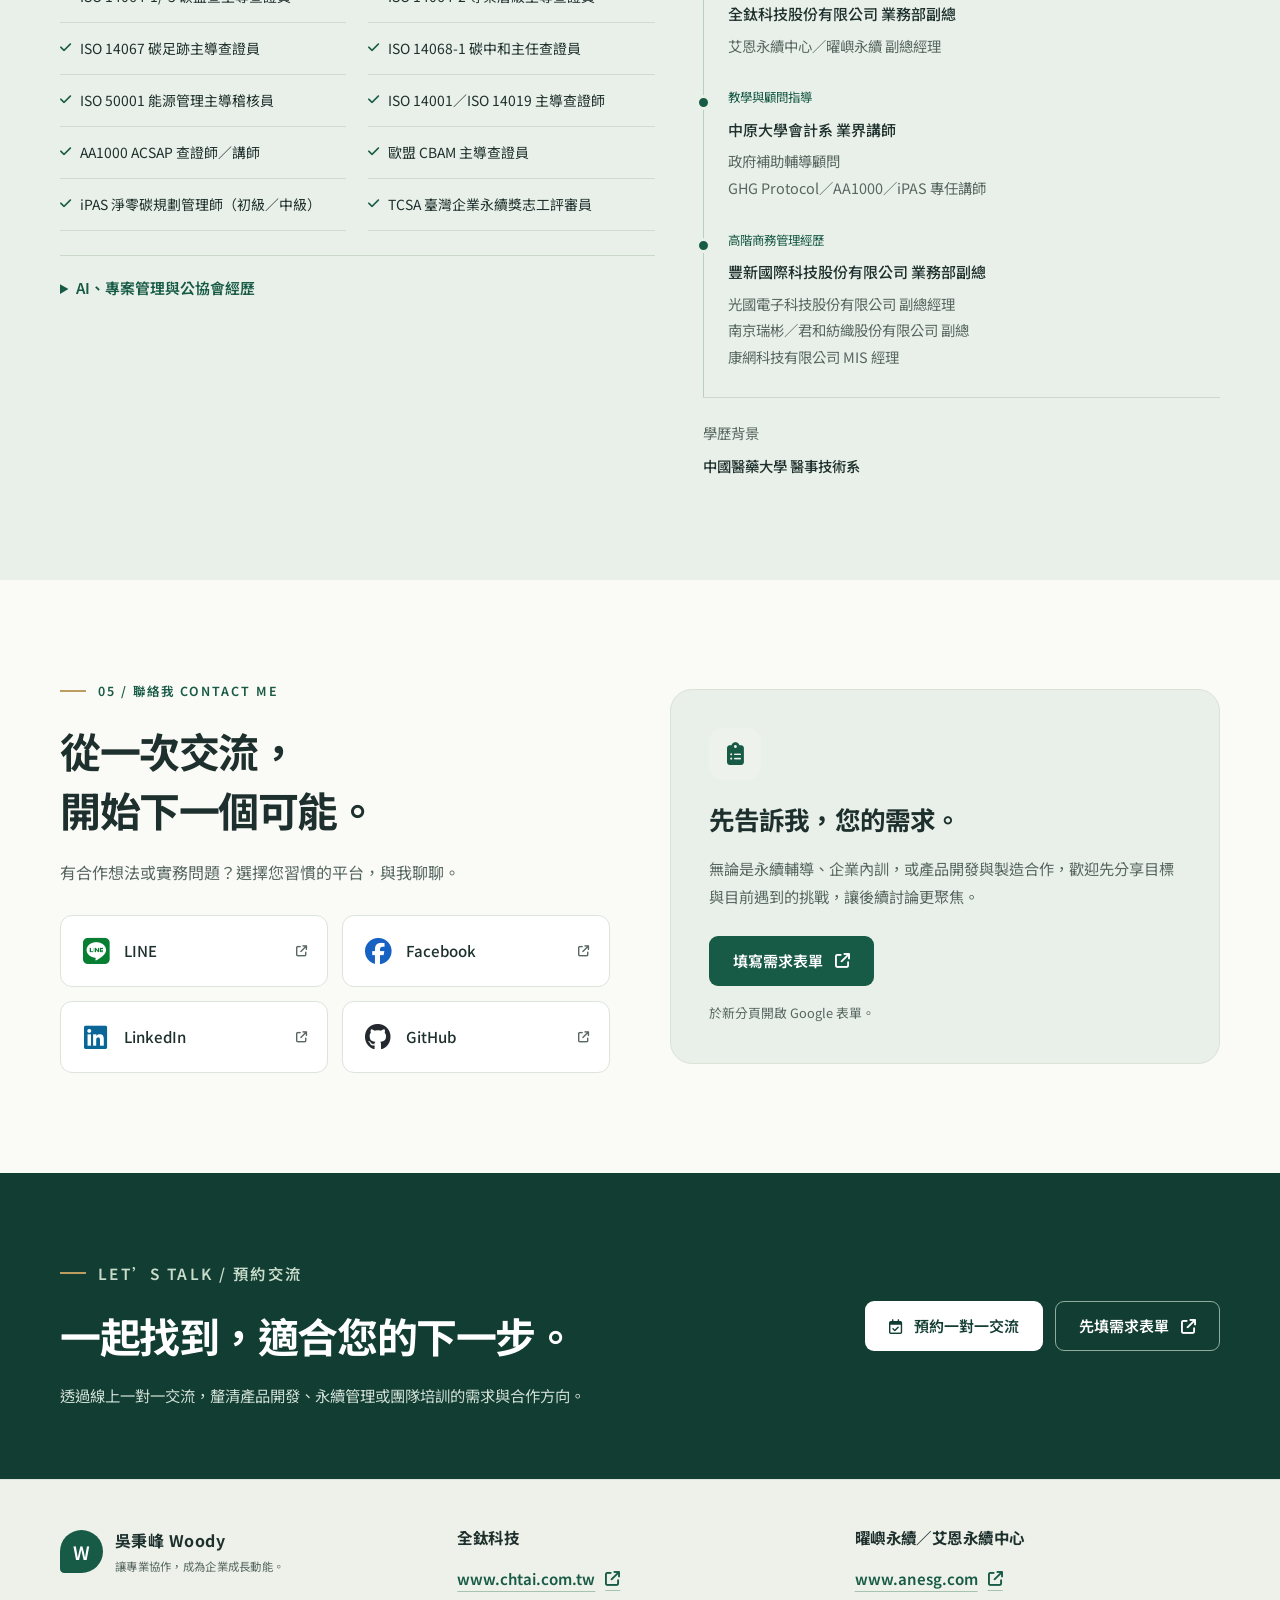
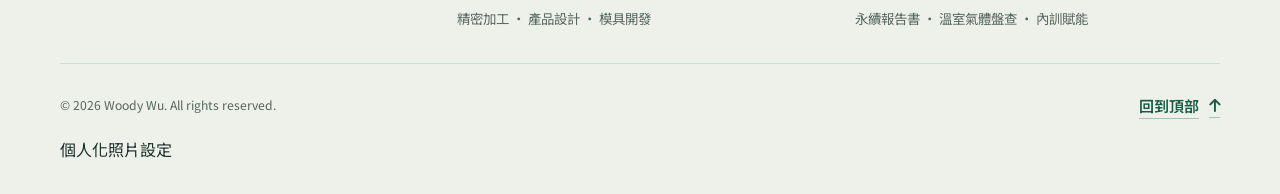
<file: index_video.html>
<!DOCTYPE html>
<html lang="zh-Hant-TW">
<head>
  <meta charset="UTF-8">
  <meta name="viewport" content="width=device-width, initial-scale=1">
  <title>吳秉峰 Woody｜永續報告書、碳盤查輔導與產品開發</title>
  <meta name="description" content="吳秉峰 Woody，結合二十餘年製造與商務實務，提供永續報告書與 AA1000 輔導查證、GHG Protocol 碳盤查、企業內訓及塑膠與金屬產品開發整合服務。查看實務作品、專業經歷，預約一對一交流。">
  <meta name="author" content="吳秉峰 Woody Wu">
  <meta name="robots" content="index, follow, max-image-preview:large">
  <meta name="theme-color" content="#175a46">
  <meta property="og:type" content="website">
  <meta property="og:locale" content="zh_TW">
  <meta property="og:site_name" content="吳秉峰 Woody｜製造實務 × 永續顧問">
  <meta property="og:title" content="讓製造構想落地，讓永續成為日常｜吳秉峰 Woody">
  <meta property="og:description" content="從永續報告書、碳盤查輔導與查證，到企業內訓及產品開發。以陪伴式協作，將專業轉化為可執行的下一步。">
  <meta name="twitter:card" content="summary">
  <meta name="twitter:title" content="吳秉峰 Woody｜永續輔導與產品開發">
  <meta name="twitter:description" content="探索永續報告書、碳盤查、企業內訓與產品開發服務，查看實務作品並預約交流。">
  <!-- 上線後依本網站的正式網址設定 canonical、og:url、og:image 與 sitemap；勿使用合作公司網址代填。 -->
  <link rel="icon" href="assets/favicon.svg" type="image/svg+xml">
  <link rel="preconnect" href="https://fonts.googleapis.com">
  <link rel="preconnect" href="https://fonts.gstatic.com" crossorigin>
  <link href="https://fonts.googleapis.com/css2?family=Noto+Sans+TC:wght@400;500;600;700&display=swap" rel="stylesheet">
  <link rel="stylesheet" href="https://cdnjs.cloudflare.com/ajax/libs/font-awesome/6.4.0/css/all.min.css">
  <link rel="stylesheet" href="assets/site.css">
  <noscript><style>@media(max-width:900px){.mobile-nav[hidden]{display:block!important}.menu-toggle{display:none}}</style></noscript>
  <script type="application/ld+json">
  {"@context":"https://schema.org","@type":"Person","name":"吳秉峰","alternateName":"Woody Wu","description":"永續查證師、企業講師與產品開發顧問，結合製造實務、碳管理與企業人才培育。","jobTitle":"企業顧問與講師","knowsAbout":["永續報告書","AA1000","GHG Protocol","溫室氣體盤查","企業內訓","塑膠與金屬產品開發"],"sameAs":["https://www.facebook.com/woodywu21","https://www.linkedin.com/in/woodywu21/","https://github.com/woodywu21"],"worksFor":[{"@type":"Organization","name":"全鈦科技股份有限公司","url":"https://www.chtai.com.tw"},{"@type":"Organization","name":"曜嶼永續","url":"https://www.anesg.com"}]}
  </script>
  <script src="assets/site.js" defer></script>
</head>
<body>
  <a href="#main" class="skip-link">跳至主要內容</a>
  <header id="navbar" class="site-header">
    <div class="container header-inner">
      <a href="#hero" class="brand" aria-label="吳秉峰 Woody 首頁"><span class="brand-mark" aria-hidden="true">W</span><span><strong>吳秉峰 Woody</strong><small>製造實務 × 永續顧問</small></span></a>
      <nav class="desktop-nav" aria-label="主要導覽">
        <a href="#solutions">專業服務</a><a href="#portfolio">實務作品</a><a href="#about">關於 Woody</a><a href="#credentials">專業背景</a><a href="#contact-me">聯絡我</a>
      </nav>
      <a class="button button-primary header-cta" href="https://calendar.app.google/DVue8NMERisdLjD86" target="_blank" rel="noopener noreferrer">預約交流 <i class="fa-solid fa-arrow-up-right-from-square" aria-hidden="true"></i></a>
      <button id="mobile-menu-btn" class="menu-toggle" type="button" aria-controls="mobile-menu" aria-expanded="false" aria-label="開啟導覽選單"><i class="fa-solid fa-bars" aria-hidden="true"></i></button>
    </div>
    <nav id="mobile-menu" class="mobile-nav" aria-label="行動版導覽" hidden><a href="#solutions">專業服務</a><a href="#portfolio">實務作品</a><a href="#about">關於 Woody</a><a href="#credentials">專業背景</a><a href="#contact-me">聯絡我</a><a href="#contact">預約交流</a></nav>
  </header>
  <main id="main">
    <section id="hero" class="hero" aria-labelledby="hero-title">
      <div class="container">
        <div class="hero-grid">
          <div>
            <p class="eyebrow">製造實務 × 永續實踐</p>
            <h1 id="hero-title">讓製造構想落地，<span>讓永續成為日常。</span></h1>
            <p class="hero-lead">我是吳秉峰 Woody。以二十餘年的商務與製造經驗，陪伴企業做好永續報告書、碳盤查與人才培育，也讓產品從設計構想到開模成型，穩健向前。</p>
            <div class="actions"><a href="#solutions" class="button button-primary">探索專業服務 <i class="fa-solid fa-arrow-down" aria-hidden="true"></i></a><a href="https://calendar.app.google/DVue8NMERisdLjD86" class="button button-secondary" target="_blank" rel="noopener noreferrer">預約一對一交流 <i class="fa-solid fa-arrow-up-right-from-square" aria-hidden="true"></i></a></div>
            <p class="hero-note"><i class="fa-regular fa-circle-check" aria-hidden="true"></i>釐清需求、陪伴執行，讓能力留在團隊。</p>
          </div>
          <div class="hero-visual">
            <img id="profile-img" class="portrait" src="https://drive.google.com/thumbnail?id=1mnprnCNe83R4A2tLp8SHKXCv746noC8P&amp;sz=w1000" alt="吳秉峰 Woody，永續查證師與企業講師" width="480" height="552" fetchpriority="high" referrerpolicy="no-referrer">
            <div class="portrait-signature"><div><strong>吳秉峰 Woody</strong><small>永續查證師 · 企業講師 · 製造協作</small></div><i class="fa-solid fa-seedling" aria-hidden="true"></i></div>
          </div>
        </div>
        <div class="hero-stats" aria-label="專業服務特色"><div><strong>20+ 年實務</strong><span>跨領域商務與製造經驗</span></div><div><strong>國際標準專業</strong><span>ISO · AA1000 · GHG Protocol</span></div><div><strong>陪伴式協作</strong><span>從需求釐清到實際執行</span></div></div>
      </div>
    </section>

    <section id="solutions" class="section section-tint" aria-labelledby="solutions-title">
      <div class="container">
        <div class="section-heading"><div><p class="eyebrow">01 / 專業服務</p><h2 id="solutions-title">把複雜挑戰，<br>變成可執行的下一步。</h2></div><p>核心產品與技術解決方案，連結永續管理與製造實務，依企業現況找到適合的合作起點。</p></div>
        <div class="cards-three">
          <article class="service-card"><div class="card-top"><span class="icon-box"><i class="fa-solid fa-file-shield" aria-hidden="true"></i></span><span class="card-number">01</span></div><h3>永續報告書輔導／查證</h3><p class="service-subtitle">讓永續成果，清楚被看見。</p><p>提供企業陪伴式永續報告書輔導，以及企業永續報告書 AA1000 查證，協助建立資料蒐集、編製與揭露流程。</p><div class="service-tags"><span>永續報告書</span><span>GRI</span><span>AA1000</span></div><a href="https://forms.gle/ND6kEL1NsWnzv5fe8" class="text-link" target="_blank" rel="noopener noreferrer">討論報告書需求 <i class="fa-solid fa-arrow-up-right-from-square" aria-hidden="true"></i></a></article>
          <article class="service-card"><div class="card-top"><span class="icon-box"><i class="fa-solid fa-leaf" aria-hidden="true"></i></span><span class="card-number">02</span></div><h3>GHG Protocol 輔導／查證</h3><p class="service-subtitle">從盤查數據，建立管理基礎。</p><p>提供企業陪伴式 GHG Protocol 碳盤查輔導與查證，釐清盤查邊界、整理排放資料，讓碳管理逐步融入日常營運。</p><div class="service-tags"><span>GHG Protocol</span><span>碳盤查</span><span>查證準備</span></div><a href="https://forms.gle/ND6kEL1NsWnzv5fe8" class="text-link" target="_blank" rel="noopener noreferrer">討論碳管理需求 <i class="fa-solid fa-arrow-up-right-from-square" aria-hidden="true"></i></a></article>
          <article class="service-card"><div class="card-top"><span class="icon-box"><i class="fa-solid fa-cubes" aria-hidden="true"></i></span><span class="card-number">03</span></div><h3>新產品開發／設計／開模／成型</h3><p class="service-subtitle">從一個想法，到實際產品。</p><p>從客戶產品發想，落實可開發的設計，最終開模成型出塑膠件及金屬件，協助串接研發、採購與製造資源。</p><div class="service-tags"><span>產品設計</span><span>模具開發</span><span>塑膠與金屬件</span></div><a href="https://forms.gle/ND6kEL1NsWnzv5fe8" class="text-link" target="_blank" rel="noopener noreferrer">討論產品開發需求 <i class="fa-solid fa-arrow-up-right-from-square" aria-hidden="true"></i></a></article>
        </div>
        <div id="services" class="training-strip"><span class="icon-box"><i class="fa-solid fa-chalkboard-user" aria-hidden="true"></i></span><div><h3>企業內訓與淨零人才培育</h3><p>ISO 14064 碳盤查、ISO 14067 碳足跡、iPAS 考照、政府補助輔導與 AI 工具應用，讓專業轉化為團隊能力。</p></div><a class="text-link" href="#contact-me">洽詢培訓 <i class="fa-solid fa-arrow-right" aria-hidden="true"></i></a></div>
      </div>
    </section>

    <section id="portfolio" class="section" aria-labelledby="portfolio-title"><div class="container">
      <div class="section-heading"><div><p class="eyebrow">02 / 實務作品</p><h2 id="portfolio-title">專業不只在紙上，<br>也在每一次現場。</h2></div><div><p>講師授課、企業內訓與查證師的實務足跡，記錄教學互動、團隊學習與專業交流。</p><p class="gallery-hint">點選照片可放大瀏覽，按 Esc 關閉。</p></div></div>
      <div class="portfolio-grid"><figure class="portfolio-card"><a href="作品集/516821293_10162704961560690_6360255472320907413_n.jpg" class="portfolio-photo" data-caption="講師授課現場" aria-label="講師授課現場"><img src="assets/portfolio/scene-01.webp" alt="講師授課現場" width="800" height="600" loading="lazy" decoding="async"><span class="photo-expand" aria-hidden="true"><i class="fa-solid fa-expand"></i></span></a><figcaption>講師授課現場</figcaption></figure>
<figure class="portfolio-card"><a href="作品集/530281738_10162886431310690_966626912666577445_n.jpg" class="portfolio-photo" data-caption="課程學員成果合影" aria-label="課程學員成果合影"><img src="assets/portfolio/scene-02.webp" alt="課程學員成果合影" width="800" height="603" loading="lazy" decoding="async"><span class="photo-expand" aria-hidden="true"><i class="fa-solid fa-expand"></i></span></a><figcaption>課程學員成果合影</figcaption></figure>
<figure class="portfolio-card"><a href="作品集/571131891_10163230166720690_2921753961084041635_n.jpg" class="portfolio-photo" data-caption="培訓課程交流合影" aria-label="培訓課程交流合影"><img src="assets/portfolio/scene-03.webp" alt="培訓課程交流合影" width="800" height="483" loading="lazy" decoding="async"><span class="photo-expand" aria-hidden="true"><i class="fa-solid fa-expand"></i></span></a><figcaption>培訓課程交流合影</figcaption></figure>
<figure class="portfolio-card"><a href="作品集/597726411_10163428018645690_4062102340920786920_n.jpg" class="portfolio-photo" data-caption="專業活動交流紀錄" aria-label="專業活動交流紀錄"><img src="assets/portfolio/scene-04.webp" alt="專業活動交流紀錄" width="800" height="534" loading="lazy" decoding="async"><span class="photo-expand" aria-hidden="true"><i class="fa-solid fa-expand"></i></span></a><figcaption>專業活動交流紀錄</figcaption></figure>
<figure class="portfolio-card"><a href="作品集/641416696_10163761716785690_5037907767114531798_n.jpg" class="portfolio-photo" data-caption="團隊交流與經驗分享" aria-label="團隊交流與經驗分享"><img src="assets/portfolio/scene-05.webp" alt="團隊交流與經驗分享" width="800" height="600" loading="lazy" decoding="async"><span class="photo-expand" aria-hidden="true"><i class="fa-solid fa-expand"></i></span></a><figcaption>團隊交流與經驗分享</figcaption></figure>
<figure class="portfolio-card"><a href="作品集/648088691_10163791543780690_2477562274916052609_n.jpg" class="portfolio-photo" data-caption="課程交流紀錄" aria-label="課程交流紀錄"><img src="assets/portfolio/scene-06.webp" alt="課程交流紀錄" width="600" height="800" loading="lazy" decoding="async"><span class="photo-expand" aria-hidden="true"><i class="fa-solid fa-expand"></i></span></a><figcaption>課程交流紀錄</figcaption></figure></div><details class="gallery-more"><summary>瀏覽更多現場紀錄（另 5 張）</summary><div class="portfolio-grid"><figure class="portfolio-card"><a href="作品集/655968403_10163880869885690_3947636741001633161_n.jpg" class="portfolio-photo" data-caption="課堂講解與實務分享" aria-label="課堂講解與實務分享"><img src="assets/portfolio/scene-07.webp" alt="課堂講解與實務分享" width="800" height="533" loading="lazy" decoding="async"><span class="photo-expand" aria-hidden="true"><i class="fa-solid fa-expand"></i></span></a><figcaption>課堂講解與實務分享</figcaption></figure>
<figure class="portfolio-card"><a href="作品集/687961702_10164085074325690_2311279778722187857_n.jpg" class="portfolio-photo" data-caption="教學現場與學員互動" aria-label="教學現場與學員互動"><img src="assets/portfolio/scene-08.webp" alt="教學現場與學員互動" width="800" height="450" loading="lazy" decoding="async"><span class="photo-expand" aria-hidden="true"><i class="fa-solid fa-expand"></i></span></a><figcaption>教學現場與學員互動</figcaption></figure>
<figure class="portfolio-card"><a href="作品集/726954982_10164273036205690_6908673402836546740_n.jpg" class="portfolio-photo" data-caption="實務課程研討現場" aria-label="實務課程研討現場"><img src="assets/portfolio/scene-09.webp" alt="實務課程研討現場" width="800" height="600" loading="lazy" decoding="async"><span class="photo-expand" aria-hidden="true"><i class="fa-solid fa-expand"></i></span></a><figcaption>實務課程研討現場</figcaption></figure>
<figure class="portfolio-card"><a href="作品集/730353995_10164295758100690_2126548595415292575_n.jpg" class="portfolio-photo" data-caption="專業實務交流" aria-label="專業實務交流"><img src="assets/portfolio/scene-10.webp" alt="專業實務交流" width="800" height="600" loading="lazy" decoding="async"><span class="photo-expand" aria-hidden="true"><i class="fa-solid fa-expand"></i></span></a><figcaption>專業實務交流</figcaption></figure>
<figure class="portfolio-card"><a href="作品集/774165486_10164529855520690_2661150671498725733_n.jpg" class="portfolio-photo" data-caption="課程實作與成果合影" aria-label="課程實作與成果合影"><img src="assets/portfolio/scene-11.webp" alt="課程實作與成果合影" width="800" height="600" loading="lazy" decoding="async"><span class="photo-expand" aria-hidden="true"><i class="fa-solid fa-expand"></i></span></a><figcaption>課程實作與成果合影</figcaption></figure></div></details>
    </div></section>

    <section id="about" class="section section-white" aria-labelledby="about-title"><div class="container about-grid">
      <div class="about-copy"><p class="eyebrow">03 / 關於 WOODY</p><h2 id="about-title">理解現場，<br>才能帶來實際改變。</h2><p>從精密製造到永續管理，我始終相信：好的協作，始於理解企業真正面臨的問題。</p><p>結合商務管理、製造開發、國際碳管理標準與 AI 工具，我協助團隊把複雜的規格與標準，轉化為能理解、能執行、能持續的工作方法。</p><a class="text-link" href="#credentials">認識我的專業背景 <i class="fa-solid fa-arrow-down" aria-hidden="true"></i></a></div>
      <div><article class="principle"><span>01</span><div><h3>先釐清需求，再找到方法</h3><p>從產品應用情境與組織目標出發，建立研發、採購與供應端的共同語言，兼顧品質、成本與交期。</p></div></article><article class="principle"><span>02</span><div><h3>陪伴實作，讓能力留存</h3><p>透過實作演練與教練式輔導，引導同仁理解數據與管理邏輯，建立能自主延續的運作方式。</p></div></article><article class="principle"><span>03</span><div><h3>善用科技，提升執行效率</h3><p>結合 AI 工具整理資料與知識，協助團隊減少重複作業，聚焦有價值的判斷與改善。</p></div></article></div>
    </div></section>

    <section id="dual-role" class="section" aria-labelledby="role-title"><div class="container">
      <div class="section-heading"><div><p class="eyebrow">雙軌實務 / 一個整合視角</p><h2 id="role-title">連結製造端與永續端。</h2></div><p>以不同領域的實務經驗，讓專業協作更貼近企業營運。</p></div>
      <div class="role-grid"><article class="role-card"><p class="role-label">製造開發 · 業務副總經理</p><h3>全鈦科技</h3><p>從需求釐清、規格討論到技術協作，協助評估塑膠產品開發與加工可行性，將設計構想轉為執行方案。</p><ul><li>平板 Lens、印刷強化與 CNC 銑床加工</li><li>3D 模具加工、產品開發與製造資源整合</li><li>跨部門協作與品質、成本、交期管理</li></ul><a class="text-link" href="https://www.chtai.com.tw" target="_blank" rel="noopener noreferrer">www.chtai.com.tw <i class="fa-solid fa-arrow-up-right-from-square" aria-hidden="true"></i></a></article><article class="role-card"><p class="role-label">永續管理 · 副總經理／查證顧問</p><h3>曜嶼永續</h3><p>結合艾恩永續中心的永續輔導與教學經驗，從企業現況與客戶要求出發，建立推動淨零與永續管理的實務能力。</p><ul><li>組織溫室氣體盤查、產品碳足跡與永續報告書</li><li>陪伴式輔導、內部講師培力與 iPAS 認證輔導</li><li>AI 資料整理、知識管理與查核準備</li></ul><a class="text-link" href="https://www.anesg.com" target="_blank" rel="noopener noreferrer">www.anesg.com <i class="fa-solid fa-arrow-up-right-from-square" aria-hidden="true"></i></a></article></div>
    </div></section>

    <section id="credentials" class="section section-tint" aria-labelledby="credentials-title"><div class="container">
      <div class="section-heading"><div><p class="eyebrow">04 / 專業背景</p><h2 id="credentials-title">以實務累積，<br>支撐每一份專業承諾。</h2></div><p>跨領域的管理經歷、教學背景與國際標準專業，是持續陪伴企業前進的基礎。</p></div>
      <div class="credentials-grid"><div><h3>永續與碳管理專業</h3><ul class="credential-list">
        <li><i class="fa-solid fa-check" aria-hidden="true"></i>ISO 14064-1/-3 碳盤查主導查證員</li><li><i class="fa-solid fa-check" aria-hidden="true"></i>ISO 14064-2 專案層級主導查證員</li><li><i class="fa-solid fa-check" aria-hidden="true"></i>ISO 14067 碳足跡主導查證員</li><li><i class="fa-solid fa-check" aria-hidden="true"></i>ISO 14068-1 碳中和主任查證員</li><li><i class="fa-solid fa-check" aria-hidden="true"></i>ISO 50001 能源管理主導稽核員</li><li><i class="fa-solid fa-check" aria-hidden="true"></i>ISO 14001／ISO 14019 主導查證師</li><li><i class="fa-solid fa-check" aria-hidden="true"></i>AA1000 ACSAP 查證師／講師</li><li><i class="fa-solid fa-check" aria-hidden="true"></i>歐盟 CBAM 主導查證員</li><li><i class="fa-solid fa-check" aria-hidden="true"></i>iPAS 淨零碳規劃管理師（初級／中級）</li><li><i class="fa-solid fa-check" aria-hidden="true"></i>TCSA 臺灣企業永續獎志工評審員</li>
      </ul><details class="credentials-more"><summary>AI、專案管理與公協會經歷</summary><p>Microsoft AI-900／AI-901、ITS AI／生成式 AI 認證、IPMA Level C 專案管理師。</p><p>中華三創菁英協會永續服務委員會副執行長、中華環境安全永續協會監事、中華碳管理顧問協會理事。</p></details></div>
      <div><h3>管理與教學經歷</h3><ol class="timeline"><li><small>現任核心職務</small><strong>全鈦科技股份有限公司 業務部副總</strong><span>艾恩永續中心／曜嶼永續 副總經理</span></li><li><small>教學與顧問指導</small><strong>中原大學會計系 業界講師</strong><span>政府補助輔導顧問<br>GHG Protocol／AA1000／iPAS 專任講師</span></li><li><small>高階商務管理經歷</small><strong>豐新國際科技股份有限公司 業務部副總</strong><span>光國電子科技股份有限公司 副總經理<br>南京瑞彬／君和紡織股份有限公司 副總<br>康網科技有限公司 MIS 經理</span></li></ol><p class="education">學歷背景<strong>中國醫藥大學 醫事技術系</strong></p></div></div>
    </div></section>

    <section id="contact-me" class="section" aria-labelledby="contact-me-title"><div class="container contact-grid"><div><p class="eyebrow">05 / 聯絡我 CONTACT ME</p><h2 id="contact-me-title">從一次交流，<br>開始下一個可能。</h2><p class="intro">有合作想法或實務問題？選擇您習慣的平台，與我聊聊。</p><div class="social-grid">
      <a class="social-link" href="https://line.me/ti/p/SiihDjRof_" target="_blank" rel="noopener noreferrer" aria-label="LINE（另開新分頁）"><i class="fa-brands fa-line" aria-hidden="true"></i><span>LINE</span><i class="fa-solid fa-arrow-up-right-from-square" aria-hidden="true"></i></a>
      <a class="social-link" href="https://www.facebook.com/woodywu21" target="_blank" rel="noopener noreferrer" aria-label="Facebook（另開新分頁）"><i class="fa-brands fa-facebook" aria-hidden="true"></i><span>Facebook</span><i class="fa-solid fa-arrow-up-right-from-square" aria-hidden="true"></i></a>
      <a class="social-link" href="https://www.linkedin.com/in/woodywu21/" target="_blank" rel="noopener noreferrer" aria-label="LinkedIn（另開新分頁）"><i class="fa-brands fa-linkedin" aria-hidden="true"></i><span>LinkedIn</span><i class="fa-solid fa-arrow-up-right-from-square" aria-hidden="true"></i></a>
      <a class="social-link" href="https://github.com/woodywu21" target="_blank" rel="noopener noreferrer" aria-label="GitHub（另開新分頁）"><i class="fa-brands fa-github" aria-hidden="true"></i><span>GitHub</span><i class="fa-solid fa-arrow-up-right-from-square" aria-hidden="true"></i></a>
    </div></div><div class="form-card"><span class="icon-box"><i class="fa-solid fa-clipboard-list" aria-hidden="true"></i></span><h3>先告訴我，您的需求。</h3><p>無論是永續輔導、企業內訓，或產品開發與製造合作，歡迎先分享目標與目前遇到的挑戰，讓後續討論更聚焦。</p><a href="https://forms.gle/ND6kEL1NsWnzv5fe8" class="button button-primary" target="_blank" rel="noopener noreferrer">填寫需求表單 <i class="fa-solid fa-arrow-up-right-from-square" aria-hidden="true"></i></a><small>於新分頁開啟 Google 表單。</small></div></div></section>

    <section id="contact" class="booking" aria-labelledby="booking-title"><div class="container"><div><p class="eyebrow">LET’S TALK / 預約交流</p><h2 id="booking-title">一起找到，適合您的下一步。</h2><p>透過線上一對一交流，釐清產品開發、永續管理或團隊培訓的需求與合作方向。</p></div><div class="actions"><a class="button button-light" href="https://calendar.app.google/DVue8NMERisdLjD86" target="_blank" rel="noopener noreferrer"><i class="fa-regular fa-calendar-check" aria-hidden="true"></i>預約一對一交流</a><a class="button button-outline-light" href="https://forms.gle/ND6kEL1NsWnzv5fe8" target="_blank" rel="noopener noreferrer">先填需求表單 <i class="fa-solid fa-arrow-up-right-from-square" aria-hidden="true"></i></a></div></div></section>
  </main>
  <footer class="site-footer"><div class="container"><div class="footer-grid"><div><a href="#hero" class="brand"><span class="brand-mark" aria-hidden="true">W</span><span><strong>吳秉峰 Woody</strong><small>讓專業協作，成為企業成長動能。</small></span></a></div><div><h3>全鈦科技</h3><a class="text-link" href="https://www.chtai.com.tw" target="_blank" rel="noopener noreferrer">www.chtai.com.tw <i class="fa-solid fa-arrow-up-right-from-square" aria-hidden="true"></i></a><p>精密加工 · 產品設計 · 模具開發</p></div><div><h3>曜嶼永續／艾恩永續中心</h3><a class="text-link" href="https://www.anesg.com" target="_blank" rel="noopener noreferrer">www.anesg.com <i class="fa-solid fa-arrow-up-right-from-square" aria-hidden="true"></i></a><p>永續報告書 · 溫室氣體盤查 · 內訓賦能</p></div></div><div class="footer-bottom"><p>© 2026 Woody Wu. All rights reserved.</p><a class="text-link" href="#hero">回到頂部 <i class="fa-solid fa-arrow-up" aria-hidden="true"></i></a></div><details class="photo-settings"><summary>個人化照片設定</summary><p>僅儲存於目前瀏覽器；更換網站正式照片需更新網站檔案。</p><label for="photo-file-input">上傳個人照片</label><input id="photo-file-input" type="file" accept="image/*"><label for="custom-photo-url-input">或輸入 HTTPS 圖片網址</label><input id="custom-photo-url-input" type="url" placeholder="https://example.com/photo.jpg"><button id="photo-url-save" type="button">套用網址</button><button id="btn-reset-photo" type="button">還原預設照片</button><p id="photo-status" class="photo-status" role="status"></p></details></div></footer>
  <dialog id="portfolio-viewer" class="lightbox" aria-labelledby="portfolio-caption"><div class="lightbox-header"><p id="portfolio-caption"></p><button id="portfolio-close" class="lightbox-close" type="button" aria-label="關閉照片" autofocus><i class="fa-solid fa-xmark" aria-hidden="true"></i></button></div><img id="portfolio-full-image" alt=""></dialog>
</body>
</html>
</file>
<file: assets/site.css>
:root{--paper:#fafaf6;--white:#fff;--ink:#1e302d;--muted:#576761;--green:#175a46;--green-dark:#123d32;--mint:#e9f0e9;--line:#dce4dc;--gold:#bb9c61;--radius:22px;--font:"Noto Sans TC",system-ui,-apple-system,"Segoe UI",sans-serif}
*{box-sizing:border-box}html{scroll-behavior:smooth;scroll-padding-top:104px}body{margin:0;background:var(--paper);color:var(--ink);font:400 16px/1.85 var(--font);-webkit-font-smoothing:antialiased}button,input,summary{font:inherit}button,a{-webkit-tap-highlight-color:transparent}a{color:inherit;text-decoration:none}a,button,summary{touch-action:manipulation}button{cursor:pointer}img{display:block;max-width:100%;height:auto}h1,h2,h3,h4,p,figure{margin:0}h1,h2,h3,h4{line-height:1.45;font-weight:700;letter-spacing:-.035em;text-wrap:balance}p{overflow-wrap:break-word}h2{font-size:clamp(1.8rem,3.2vw,2.7rem)}h3{font-size:1.25rem}ul{padding-left:1.3em}::selection{background:#cee5d6}a:focus-visible,button:focus-visible,summary:focus-visible,input:focus-visible{outline:3px solid #a56816;outline-offset:5px}button:disabled{cursor:default}.container{width:min(1160px,calc(100% - 64px));margin-inline:auto}.section{padding-block:100px}.section-tint{background:var(--mint)}.section-white{background:white}.eyebrow{display:flex;align-items:center;gap:12px;font-size:.78rem;font-weight:600;letter-spacing:.16em;color:var(--green);margin-bottom:18px}.eyebrow:before{content:"";width:26px;height:2px;background:var(--gold)}.section-heading{display:flex;align-items:end;justify-content:space-between;gap:40px;margin-bottom:42px}.section-heading p{max-width:430px;color:var(--muted)}.intro{max-width:640px;color:var(--muted);margin-top:18px}.text-link{display:inline-flex;align-items:center;gap:10px;min-height:44px;color:var(--green);font-size:.94rem;font-weight:600;text-decoration:underline;text-decoration-color:#a8c2b1;text-underline-offset:6px}.text-link:hover{text-decoration-color:var(--green)}.button{display:inline-flex;align-items:center;justify-content:center;gap:12px;min-height:50px;padding:12px 23px;border:1px solid transparent;border-radius:9px;font-weight:600;font-size:.94rem;line-height:1.6;transition:background .2s,transform .2s,box-shadow .2s}.button:hover{transform:translateY(-2px)}.button-primary{background:var(--green);color:white}.button-primary:hover{background:var(--green-dark);box-shadow:0 6px 18px #175a461f}.button-secondary{background:transparent;border-color:#b9cbbf;color:var(--green)}.button-secondary:hover{background:#edf3ec}.button-light{background:#fff;color:var(--green-dark)}.button-light:hover{background:#edf3ec}.button-outline-light{border-color:#91ac9e;color:white}.button-outline-light:hover{background:#ffffff12}.actions{display:flex;flex-wrap:wrap;gap:12px;margin-top:28px}.skip-link{position:fixed;left:18px;top:-100px;z-index:100;background:var(--green);color:white;padding:12px 20px;border-radius:8px}.skip-link:focus{top:12px}
.site-header{position:sticky;top:0;z-index:30;background:#fafaf6f5;border-bottom:1px solid var(--line);backdrop-filter:blur(16px)}.header-inner{display:flex;align-items:center;gap:24px;height:88px}.brand{display:flex;align-items:center;gap:12px;flex-shrink:0}.brand-mark{display:grid;place-items:center;width:43px;height:43px;background:var(--green);color:white;border-radius:50% 50% 50% 10%;font-size:1.15rem;font-weight:600}.brand strong{display:block;font-size:1rem;letter-spacing:.03em}.brand small{display:block;color:var(--muted);font-size:.71rem;letter-spacing:.025em}.desktop-nav{display:flex;gap:25px;margin-left:auto;font-size:.89rem;font-weight:500}.desktop-nav a{display:inline-flex;align-items:center;min-height:44px;position:relative}.desktop-nav a:hover,.desktop-nav a[aria-current="location"]{color:var(--green)}.desktop-nav a[aria-current="location"]:after{content:"";position:absolute;bottom:1px;left:0;right:0;height:2px;background:var(--green)}.header-cta{font-size:.86rem;min-height:44px;padding:10px 17px}.menu-toggle{display:none;width:44px;height:44px;border:1px solid var(--line);background:white;border-radius:9px;color:var(--green);margin-left:auto}.mobile-nav{padding:12px 24px 24px;border-top:1px solid var(--line)}.mobile-nav a{display:block;padding:12px 0;border-bottom:1px solid var(--line)}[hidden]{display:none!important}
.hero{padding:74px 0 68px;overflow:hidden}.hero-grid{display:grid;grid-template-columns:1.2fr 1fr;gap:76px;align-items:center}.hero h1{font-size:clamp(2.4rem,4.25vw,3.8rem);font-weight:700;line-height:1.35;letter-spacing:-.05em}.hero h1 span{color:var(--green);display:block}.hero-lead{font-size:1.05rem;line-height:1.95;color:var(--muted);max-width:580px;margin-top:24px}.hero-note{margin-top:20px;color:var(--muted);font-size:.85rem}.hero-note i{color:var(--green);margin-right:6px}.hero-visual{position:relative;padding:0 0 30px 20px}.hero-visual:before{content:"";position:absolute;inset:24px -22px 0 45px;background:#e0e9df;border-radius:180px 180px 22px 22px;z-index:-1}.portrait{width:100%;aspect-ratio:4/4.6;object-fit:cover;object-position:top;border-radius:180px 180px 18px 18px;background:#e2e8e1}.portrait-signature{position:absolute;bottom:0;left:0;right:20px;background:var(--green-dark);color:white;padding:20px 26px;border-radius:12px;display:flex;align-items:center;justify-content:space-between;gap:12px}.portrait-signature strong{font-size:1.18rem;font-weight:600}.portrait-signature small{display:block;color:#d1e0d5;font-size:.8rem}.portrait-signature i{color:#e2c78e;font-size:1.5rem}.hero-stats{display:grid;grid-template-columns:repeat(3,1fr);border-top:1px solid var(--line);margin-top:60px;padding-top:30px;gap:28px}.hero-stats div+div{border-left:1px solid var(--line);padding-left:32px}.hero-stats strong{font-size:1.25rem;font-weight:600}.hero-stats span{display:block;color:var(--muted);font-size:.88rem;margin-top:2px}
.cards-three{display:grid;grid-template-columns:repeat(3,minmax(0,1fr));gap:24px}.service-card{background:white;border:1px solid var(--line);border-radius:var(--radius);padding:32px;display:flex;flex-direction:column;transition:transform .2s,box-shadow .2s}.service-card:hover{transform:translateY(-4px);box-shadow:0 16px 35px #193c2c0a}.card-top{display:flex;align-items:center;justify-content:space-between;margin-bottom:30px}.icon-box{width:52px;height:52px;border-radius:14px;background:#edf3ec;color:var(--green);display:grid;place-items:center;font-size:1.4rem}.card-number{color:#727c70;font-size:.83rem;letter-spacing:.08em}.service-card h3{font-size:1.3rem}.service-card .service-subtitle{font-size:.91rem;color:var(--green);margin-top:7px;margin-bottom:18px}.service-card p{color:var(--muted);font-size:.95rem}.service-card .text-link{margin-top:auto;padding-top:26px;align-self:flex-start}.service-tags{display:flex;flex-wrap:wrap;gap:8px;margin-top:22px}.service-tags span{font-size:.77rem;padding:4px 10px;border-radius:5px;background:#f2f5ef;color:#4b6255}.training-strip{margin-top:24px;border:1px solid #cad9cd;border-radius:var(--radius);padding:26px 32px;display:flex;align-items:center;gap:22px}.training-strip h3{font-size:1.08rem}.training-strip p{font-size:.92rem;color:var(--muted);margin-top:4px}.training-strip .text-link{margin-left:auto;flex-shrink:0}
.portfolio-grid{display:grid;grid-template-columns:repeat(3,minmax(0,1fr));gap:24px}.portfolio-card{background:white;border:1px solid var(--line);border-radius:14px;overflow:hidden}.portfolio-photo{display:block;position:relative;background:#e9ede5;overflow:hidden}.portfolio-photo img{width:100%;aspect-ratio:4/3;object-fit:contain;transition:transform .3s}.portfolio-photo:hover img{transform:scale(1.025)}.photo-expand{position:absolute;right:12px;bottom:12px;display:grid;place-items:center;width:34px;height:34px;border-radius:50%;background:#fffedb;color:var(--green);box-shadow:0 2px 10px #0001}.portfolio-card figcaption{padding:16px 20px;font-size:.91rem;font-weight:500}.gallery-more{margin-top:32px}.gallery-more>summary{list-style:none;width:fit-content;margin-inline:auto;cursor:pointer;display:flex;align-items:center;gap:12px;border:1px solid #bdcdbf;border-radius:9px;padding:11px 23px;color:var(--green);font-size:.94rem;font-weight:500}.gallery-more>summary::-webkit-details-marker{display:none}.gallery-more>summary:after{content:"＋"}.gallery-more[open]>summary:after{content:"－"}.gallery-more[open] .portfolio-grid{margin-top:28px}.gallery-hint{font-size:.82rem;color:var(--muted);margin-top:12px}.lightbox{border:1px solid #bdcdbf;border-radius:16px;padding:0;width:min(1120px,94vw);max-height:94dvh;background:#142b24;color:white}.lightbox::backdrop{background:#071a15e8;backdrop-filter:blur(6px)}.lightbox-header{display:flex;align-items:center;justify-content:space-between;padding:10px 20px;gap:20px}.lightbox-header p{font-size:.94rem}.lightbox-close{width:44px;height:44px;border:1px solid #587366;border-radius:50%;background:transparent;color:white}.lightbox img{width:100%;max-height:76dvh;object-fit:contain}
.about-grid{display:grid;grid-template-columns:.85fr 1.15fr;gap:80px}.about-copy p{color:var(--muted);margin-top:20px}.principle{display:grid;grid-template-columns:42px 1fr;gap:17px;padding:24px 0;border-bottom:1px solid var(--line)}.principle:first-child{padding-top:0}.principle>span{color:var(--green);font-size:.82rem;padding-top:5px}.principle h3{font-size:1.14rem}.principle p{font-size:.94rem;color:var(--muted);margin-top:8px}.role-grid{display:grid;grid-template-columns:1fr 1fr;gap:28px}.role-card{border-top:2px solid var(--green);padding-top:26px}.role-label{color:var(--green);font-size:.83rem;margin-bottom:12px}.role-card h3{font-size:1.65rem}.role-card p{color:var(--muted);margin-top:14px;font-size:.95rem}.role-card ul{color:var(--muted);font-size:.92rem;line-height:1.9;margin-block:18px}.role-card .text-link{margin-top:10px}
.credentials-grid{display:grid;grid-template-columns:1.15fr 1fr;gap:48px}.credentials-grid h3{font-size:1.2rem;margin-bottom:20px}.credential-list{display:grid;grid-template-columns:1fr 1fr;gap:0 22px;padding:0;margin:0;list-style:none}.credential-list li{display:flex;align-items:flex-start;gap:9px;padding:13px 0;border-bottom:1px solid #cfdccf;font-size:.87rem;line-height:1.8}.credential-list i{color:var(--green);margin-top:6px;font-size:.8rem;flex-shrink:0}.credentials-more{margin-top:24px;border-top:1px solid #cad8c9;padding-top:18px}.credentials-more summary{cursor:pointer;font-size:.93rem;color:var(--green);font-weight:600}.credentials-more p{font-size:.88rem;color:var(--muted);margin-top:12px}.timeline{border-left:1px solid #bbcfbe;padding-left:24px;margin:0;list-style:none}.timeline li{position:relative;padding-bottom:27px;font-size:.9rem}.timeline li:before{position:absolute;content:"";width:9px;height:9px;background:var(--green);border:3px solid #e8f0e6;border-radius:50%;top:9px;left:-32px;box-sizing:content-box}.timeline strong{display:block;font-size:.94rem;font-weight:500}.timeline span{display:block;color:var(--muted);margin-top:5px}.timeline small{color:var(--green);font-size:.78rem;display:block;margin-bottom:6px}.education{padding-top:22px;border-top:1px solid #cad8c9;font-size:.9rem;color:var(--muted)}.education strong{display:block;color:var(--ink);font-weight:500;margin-top:6px}
.contact-grid{display:grid;grid-template-columns:1fr 1fr;gap:60px;align-items:center}.social-grid{display:grid;grid-template-columns:1fr 1fr;gap:14px;margin-top:28px}.social-link{display:flex;align-items:center;gap:14px;padding:18px 20px;min-height:72px;border:1px solid var(--line);border-radius:12px;background:white;transition:border-color .2s,transform .2s}.social-link:hover{border-color:var(--green);transform:translateY(-2px)}.social-link .fa-brands{font-size:1.65rem;width:29px;text-align:center}.social-link .fa-line{color:#087e32}.social-link .fa-facebook{color:#1761c2}.social-link .fa-linkedin{color:#096696}.social-link .fa-github{color:#24292f}.social-link span{font-size:.94rem;font-weight:500}.social-link .fa-arrow-up-right-from-square{margin-left:auto;color:var(--muted);font-size:.7rem}.form-card{padding:38px;background:var(--mint);border:1px solid #d9e3d6;border-radius:var(--radius)}.form-card h3{font-size:1.6rem;margin-top:20px}.form-card p{color:var(--muted);margin-top:16px;font-size:.95rem}.form-card .button{margin-top:26px}.form-card small{display:block;margin-top:15px;color:var(--muted);font-size:.8rem}.booking{padding-block:70px;background:var(--green-dark);color:white}.booking .container{display:grid;grid-template-columns:1.3fr 1fr;gap:40px;align-items:center}.booking .eyebrow{color:#c7dcca}.booking p{color:#d0dfd5;font-size:.96rem;margin-top:16px;max-width:620px}.booking .actions{margin:0;justify-content:flex-end}.site-footer{padding:46px 0 22px;background:#edf1e9;border-top:1px solid var(--line)}.footer-grid{display:grid;grid-template-columns:1fr 1fr 1fr;gap:32px}.footer-grid h3{font-size:.97rem;margin-bottom:8px}.footer-grid p{color:var(--muted);font-size:.84rem;margin-top:5px}.footer-bottom{border-top:1px solid #d2ddcf;display:flex;justify-content:space-between;align-items:center;gap:20px;margin-top:32px;padding-top:20px;color:var(--muted);font-size:.76rem}.photo-settings summary{cursor:pointer;min-height:44px;display:flex;align-items:center}.photo-settings{max-width:460px}.photo-settings label{display:block;margin-top:10px}.photo-settings input{max-width:100%;width:100%;padding:10px;border:1px solid #b4c6b7;border-radius:6px;background:white;color:var(--ink)}.photo-settings button{margin:10px 6px 0 0;border:1px solid #b4c6b7;border-radius:5px;padding:9px 12px;background:white;color:var(--green);min-height:44px}.photo-settings p{font-size:.77rem;margin-top:8px}.photo-status{color:var(--green)}
@media(min-width:1600px){.hero{padding-block:96px}.section{padding-block:112px}}@media(max-width:1080px){.desktop-nav{gap:17px}.brand small{display:none}.header-inner{gap:16px}.container{width:calc(100% - 48px)}.hero-grid{gap:40px}.hero h1{font-size:3rem}.service-card{padding:26px}.about-grid{gap:45px}.credentials-grid{gap:32px}}@media(max-width:900px){.desktop-nav,.header-cta{display:none}.menu-toggle{display:block}.header-inner{height:74px}.hero{padding-top:52px}.hero-grid{gap:32px}.hero h1{font-size:2.5rem}.hero-lead{font-size:1rem}.hero-visual{padding-left:0}.portrait-signature{left:-12px;right:0;padding:16px}.cards-three{gap:16px}.service-card{padding:22px}.service-card h3{font-size:1.15rem}.section{padding-block:76px}.section-heading{align-items:start;gap:25px}.section-heading p{max-width:340px}.about-grid,.credentials-grid{grid-template-columns:1fr}.about-copy .intro{max-width:650px}.contact-grid{gap:30px}.booking .container{grid-template-columns:1fr}.booking .actions{justify-content:flex-start}.footer-grid{gap:22px}.credential-list{grid-template-columns:1fr 1fr}.hero-stats div+div{padding-left:22px}}@media(max-width:680px){html{scroll-padding-top:90px}.container{width:calc(100% - 40px)}.section{padding-block:60px}.hero{padding-block:42px 40px}.hero-grid{grid-template-columns:1fr;gap:36px}.hero h1{font-size:clamp(2rem,8.2vw,3rem)}.eyebrow{font-size:.7rem;margin-bottom:14px;gap:9px}.hero-visual{width:min(360px,94%);margin-inline:auto;padding-bottom:23px}.portrait{aspect-ratio:4/4.1}.hero-visual:before{right:-12px}.hero-stats{margin-top:38px;padding-top:24px;gap:12px}.hero-stats strong{font-size:1rem}.hero-stats span{font-size:.77rem}.hero-stats div+div{padding-left:14px}.section-heading{display:block;margin-bottom:28px}.section-heading p{margin-top:16px;max-width:100%}.cards-three,.role-grid,.contact-grid{grid-template-columns:1fr}.service-card{padding:28px}.service-card h3{font-size:1.35rem}.card-top{margin-bottom:22px}.training-strip{align-items:start;flex-wrap:wrap;padding:24px;gap:15px}.training-strip .icon-box{width:44px;height:44px;flex-shrink:0}.training-strip>div:nth-child(2){flex:1;min-width:180px}.training-strip .text-link{margin-left:0}.portfolio-grid{grid-template-columns:1fr 1fr;gap:14px}.portfolio-card figcaption{padding:12px;font-size:.8rem}.photo-expand{width:28px;height:28px;right:7px;bottom:7px;font-size:.8rem}.about-grid{gap:30px}.role-grid{gap:36px}.credentials-grid{gap:36px}.credential-list{grid-template-columns:1fr}.form-card{padding:28px}.social-grid{gap:10px}.social-link{padding:16px 13px;gap:9px}.social-link span{font-size:.87rem}.social-link .fa-brands{font-size:1.5rem}.contact-grid{gap:32px}.booking{padding-block:50px}.booking .actions{display:grid;grid-template-columns:1fr;width:100%}.footer-grid{grid-template-columns:1fr;gap:26px}.footer-bottom{align-items:start;flex-direction:column;gap:12px}.footer-bottom>p{font-size:.75rem}.actions .button{flex-grow:1}.brand small{display:block;font-size:.65rem}.portrait-signature strong{font-size:1.1rem}.portrait-signature small{font-size:.76rem}}@media(max-width:370px){.portfolio-grid{grid-template-columns:1fr}.social-grid{grid-template-columns:1fr}.brand small{display:none}}@media(prefers-reduced-motion:reduce){html{scroll-behavior:auto}*,*:before,*:after{animation:none!important;transition:none!important}.button:hover,.service-card:hover,.social-link:hover,.portfolio-photo:hover img{transform:none}}

@media(min-width:681px) and (max-width:900px){.cards-three{grid-template-columns:1fr}.service-card{padding:32px}.portfolio-grid{grid-template-columns:repeat(2,minmax(0,1fr))}}
</file>
<file: assets/video-hero.css>
/* Full-bleed video stage. The 16:9 iframe uses cover sizing in both orientations. */
.hero-cinema{position:relative;isolation:isolate;display:flex;align-items:center;min-height:calc(100vh - 88px);min-height:calc(100svh - 88px);padding:80px 0 34px;background:#0b1713;color:white;overflow:hidden}
.hero-video-layer,.hero-video-shade{position:absolute;inset:0;z-index:-1;pointer-events:none}
.hero-video-layer{container-type:size;overflow:hidden;background:#0b1713}
.hero-video-poster{position:absolute;width:100%;height:100%;object-fit:cover;object-position:65% center}
#hero-video{position:absolute;top:50%;left:50%;width:max(100cqw,177.778cqh);height:max(100cqh,56.25cqw);transform:translate(-50%,-50%);border:0;opacity:0;transition:opacity 1.2s ease;max-width:none}
.hero-cinema.is-video-playing #hero-video{opacity:1}
.hero-video-shade{background:linear-gradient(90deg,rgba(4,17,13,.85) 0%,rgba(4,17,13,.65) 38%,rgba(4,17,13,.25) 75%,rgba(4,17,13,.3) 100%),linear-gradient(0deg,rgba(4,17,13,.8) 0%,transparent 35%,rgba(4,17,13,.12) 100%)}
.hero-cinema-content{display:flex;flex-direction:column;justify-content:center;align-self:stretch;position:relative;gap:64px}
.hero-cinema-copy{max-width:760px;margin-block:auto;padding:42px 0 18px}
.hero-cinema .eyebrow{color:#e0efdf;letter-spacing:.14em;font-weight:500}
.hero-cinema h1{font-size:clamp(2.5rem,4.8vw,4.65rem);line-height:1.35;letter-spacing:-.035em;color:#fff;text-shadow:0 2px 22px #0004}
.hero-cinema h1 span{color:#e1edcb}
.hero-cinema .hero-lead{max-width:600px;color:#f2f5ee;font-size:clamp(1rem,1.2vw,1.12rem);line-height:1.95;text-shadow:0 1px 8px #0008;margin-top:26px}
.hero-cinema .actions{margin-top:32px;gap:14px}
.hero-cinema .button{min-height:54px;padding-inline:25px}
.hero-cinema .button-outline-light{background:#061e174d;border-color:#d7e4d6}
.hero-cinema .button-outline-light:hover{background:#ffffff20}
.hero-cinema .hero-note,.hero-cinema .hero-note i{color:#e1e9dd}
.hero-cinema-footer{display:flex;align-items:center;justify-content:space-between;gap:24px;border-top:1px solid #ffffff36;padding-top:22px;font-size:.83rem}
.hero-video-credit{display:flex;align-items:center;gap:14px;min-height:48px;color:white}
.hero-video-credit>.fa-circle-play{font-size:1.7rem;color:#e1edcb}
.hero-video-credit>.fa-arrow-up-right-from-square{font-size:.7rem;color:#dbe6d5}
.video-credit-note{display:block;font-size:.74rem;line-height:1.7;color:#dbe6d5}
.hero-video-tools{display:flex;align-items:center;gap:16px}.video-status{font-size:.76rem;color:#e1e9dd}
#hero-video-toggle{min-height:44px;display:inline-flex;align-items:center;gap:9px;border:1px solid #ffffff70;border-radius:30px;padding:10px 17px;background:#091b14b3;color:white;font-size:.8rem;backdrop-filter:blur(8px)}
#hero-video-toggle:hover{background:#19392bcc}.hero-proof{padding:28px 0;background:var(--paper);border-bottom:1px solid var(--line)}.hero-proof .hero-stats{border:0;margin-top:0;padding-top:0}
.about-person{display:flex;align-items:center;gap:20px;margin-bottom:32px}.about-person img{width:88px;height:88px;border-radius:50%;object-fit:cover;object-position:top;background:var(--mint)}.about-person strong{display:block;color:var(--green);font-size:1.1rem;font-weight:600}.about-person span{display:block;font-size:.83rem;color:var(--muted);margin-top:3px}
@supports not (width:1cqw){#hero-video{width:max(100vw,177.778vh);height:max(100vh,56.25vw)}}
@media(max-width:900px){.hero-cinema{min-height:calc(100svh - 74px);padding-top:46px}.hero-cinema h1{font-size:clamp(2.45rem,6.3vw,3.9rem)}.hero-cinema-copy{max-width:660px}}
@media(max-width:680px){.hero-cinema{padding:30px 0 22px;min-height:calc(100svh - 74px)}.hero-cinema-content{gap:36px}.hero-cinema-copy{padding:28px 0 6px}.hero-cinema h1{font-size:clamp(1.95rem,8.5vw,3.2rem);line-height:1.4}.hero-cinema .eyebrow{font-size:.68rem;letter-spacing:.08em}.hero-cinema .hero-lead{font-size:1rem;margin-top:22px}.hero-cinema .hero-lead br{display:none}.hero-cinema .actions{margin-top:26px;gap:10px}.hero-cinema .button{padding:12px 16px;font-size:.9rem}.hero-cinema .hero-note{font-size:.77rem;margin-top:18px}.hero-video-shade{background:linear-gradient(90deg,#04110dd4,#04110d73),linear-gradient(0deg,#04110de6,transparent 55%)}.hero-cinema-footer{gap:12px;padding-top:17px;align-items:center}.hero-video-tools{gap:8px}.video-status{display:none}.hero-video-credit{gap:9px}.hero-video-credit>.fa-circle-play{font-size:1.35rem}#hero-video-toggle{padding:9px 12px;font-size:.74rem}.hero-proof{padding:24px 0}}
@media(prefers-reduced-motion:reduce){#hero-video{transition:none}}
</file>
